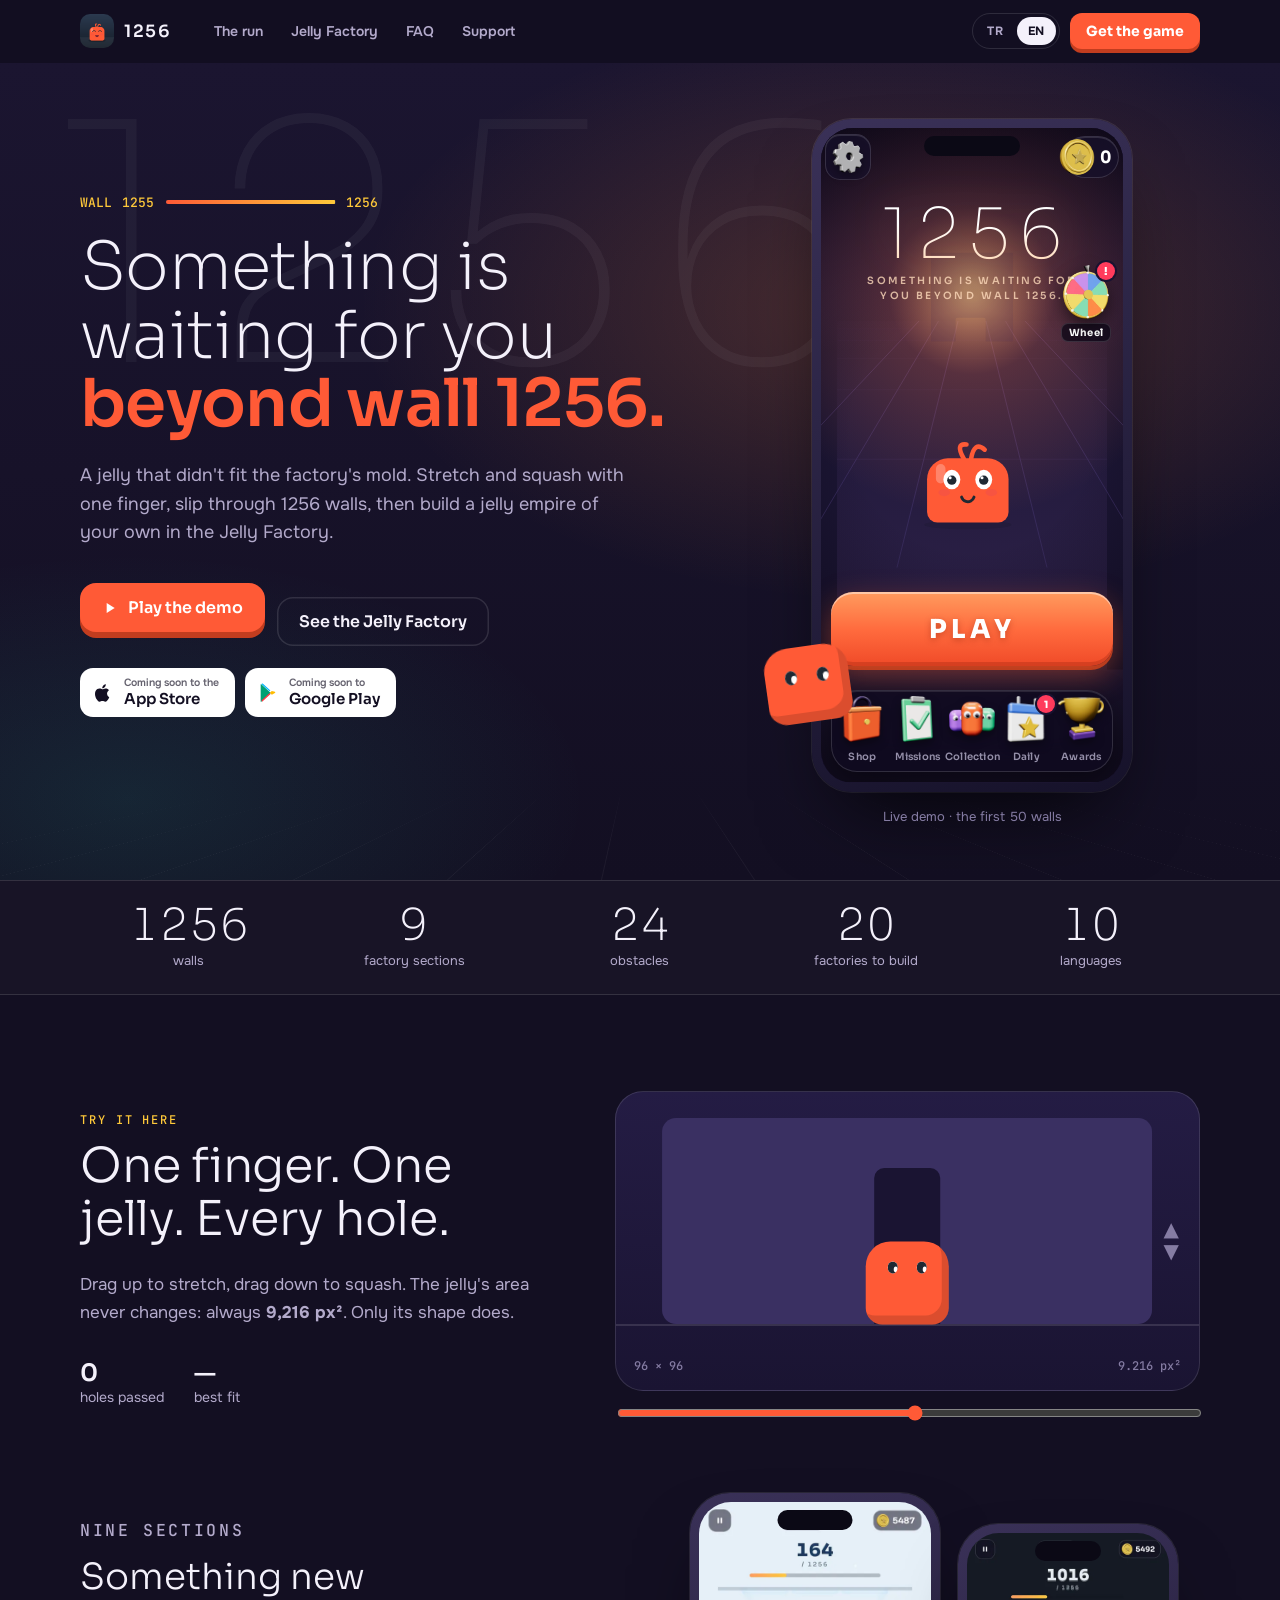
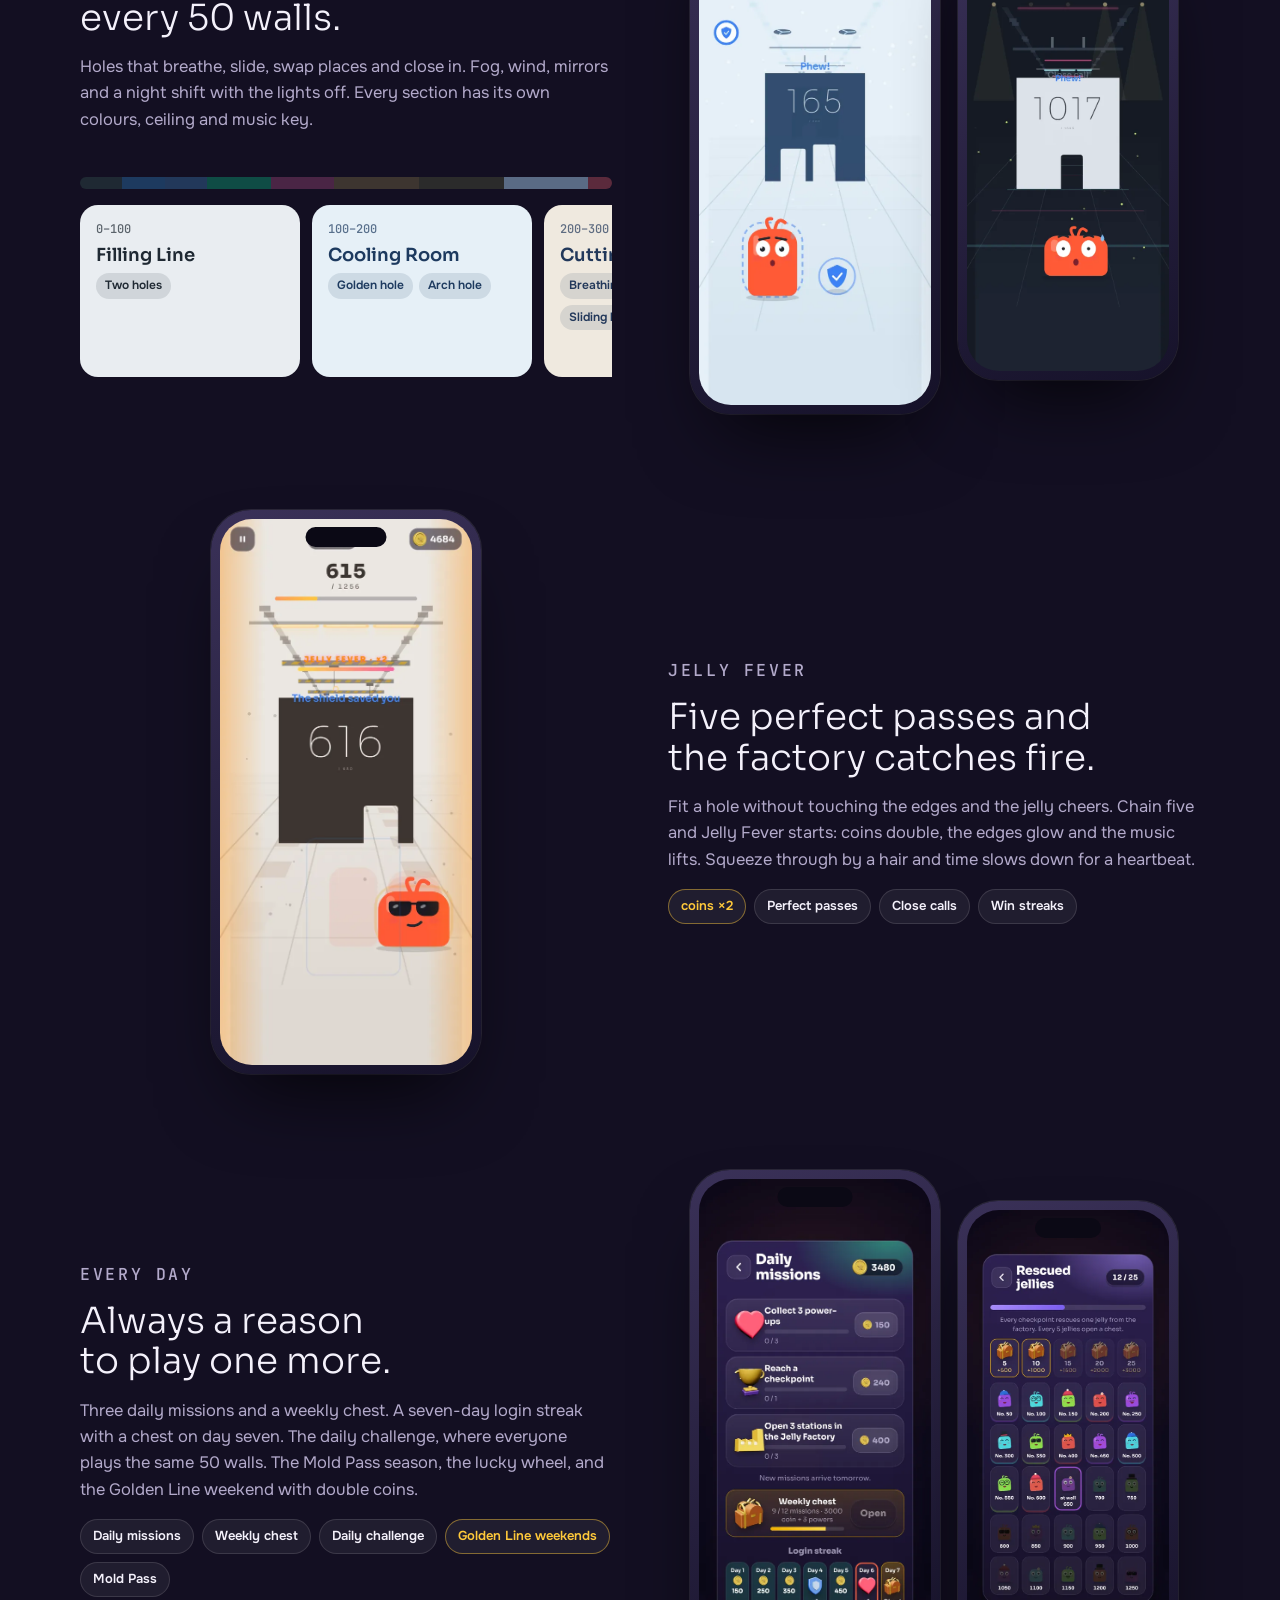
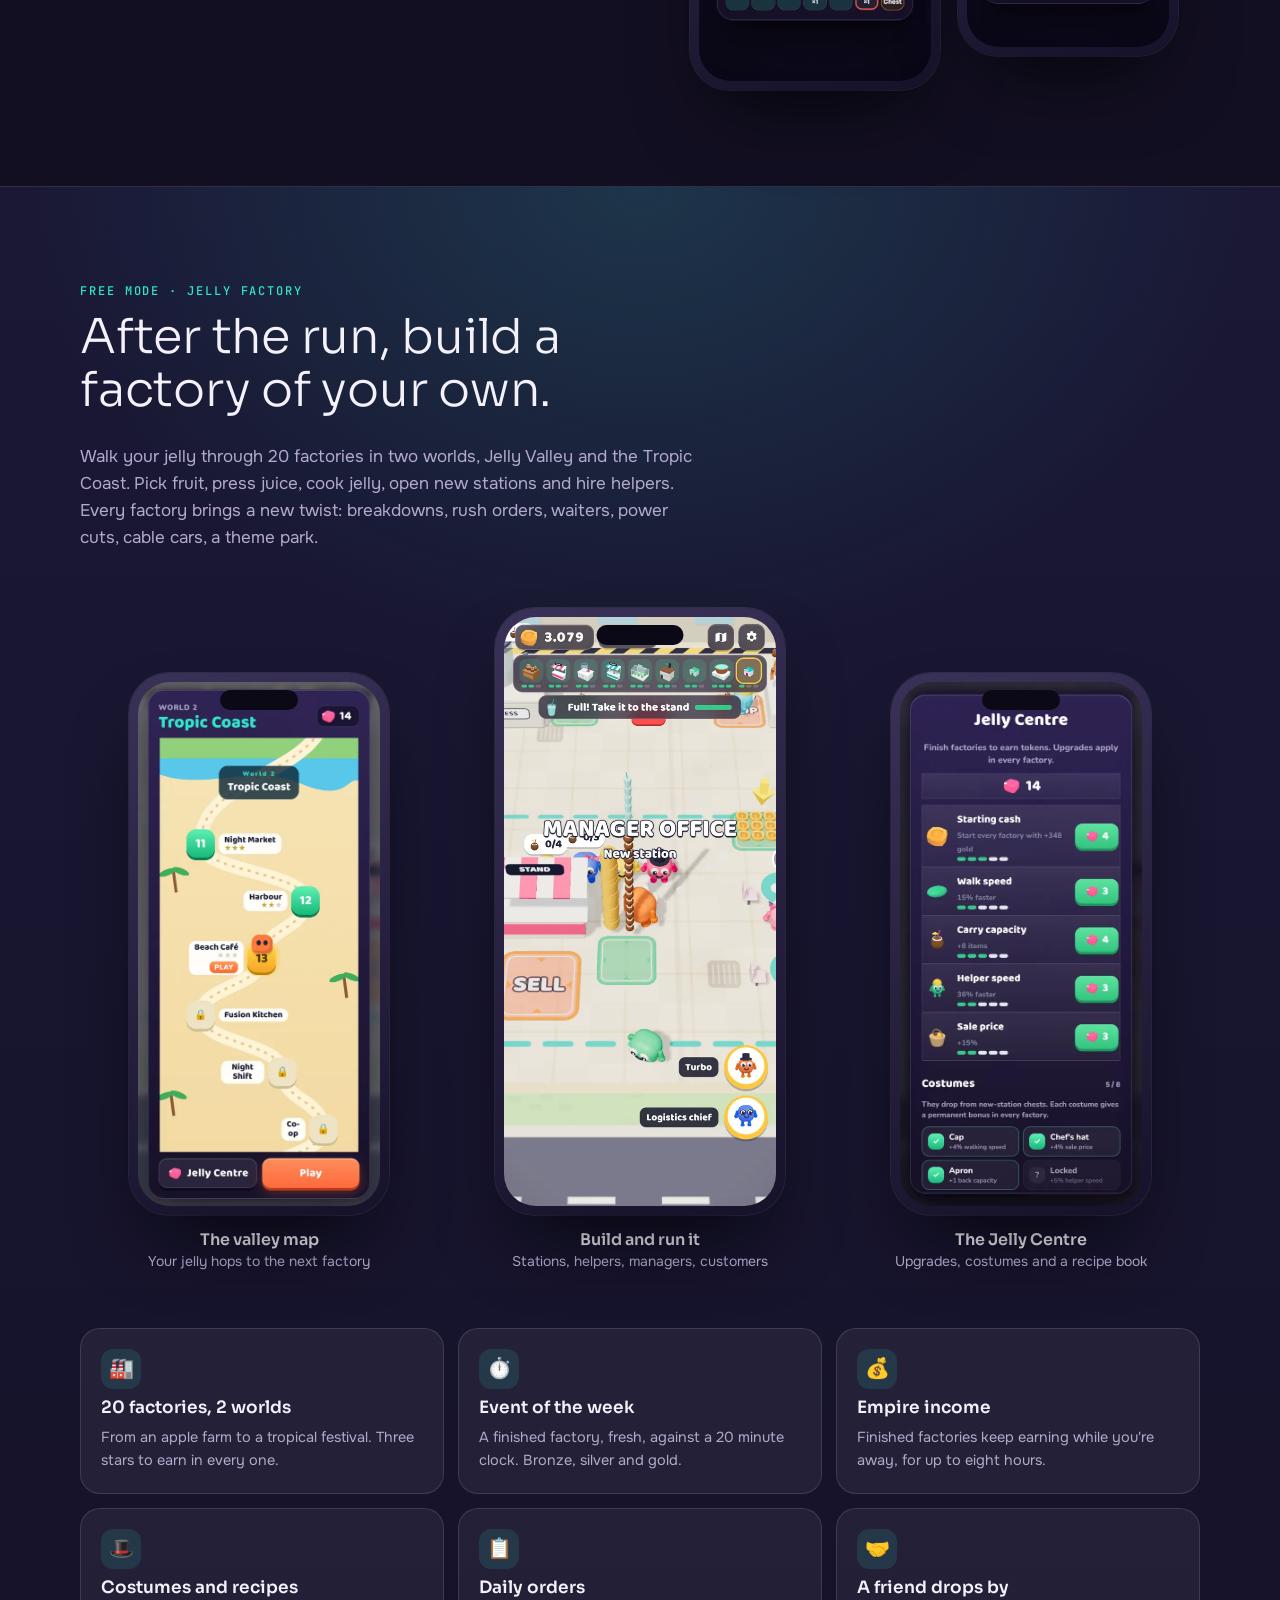
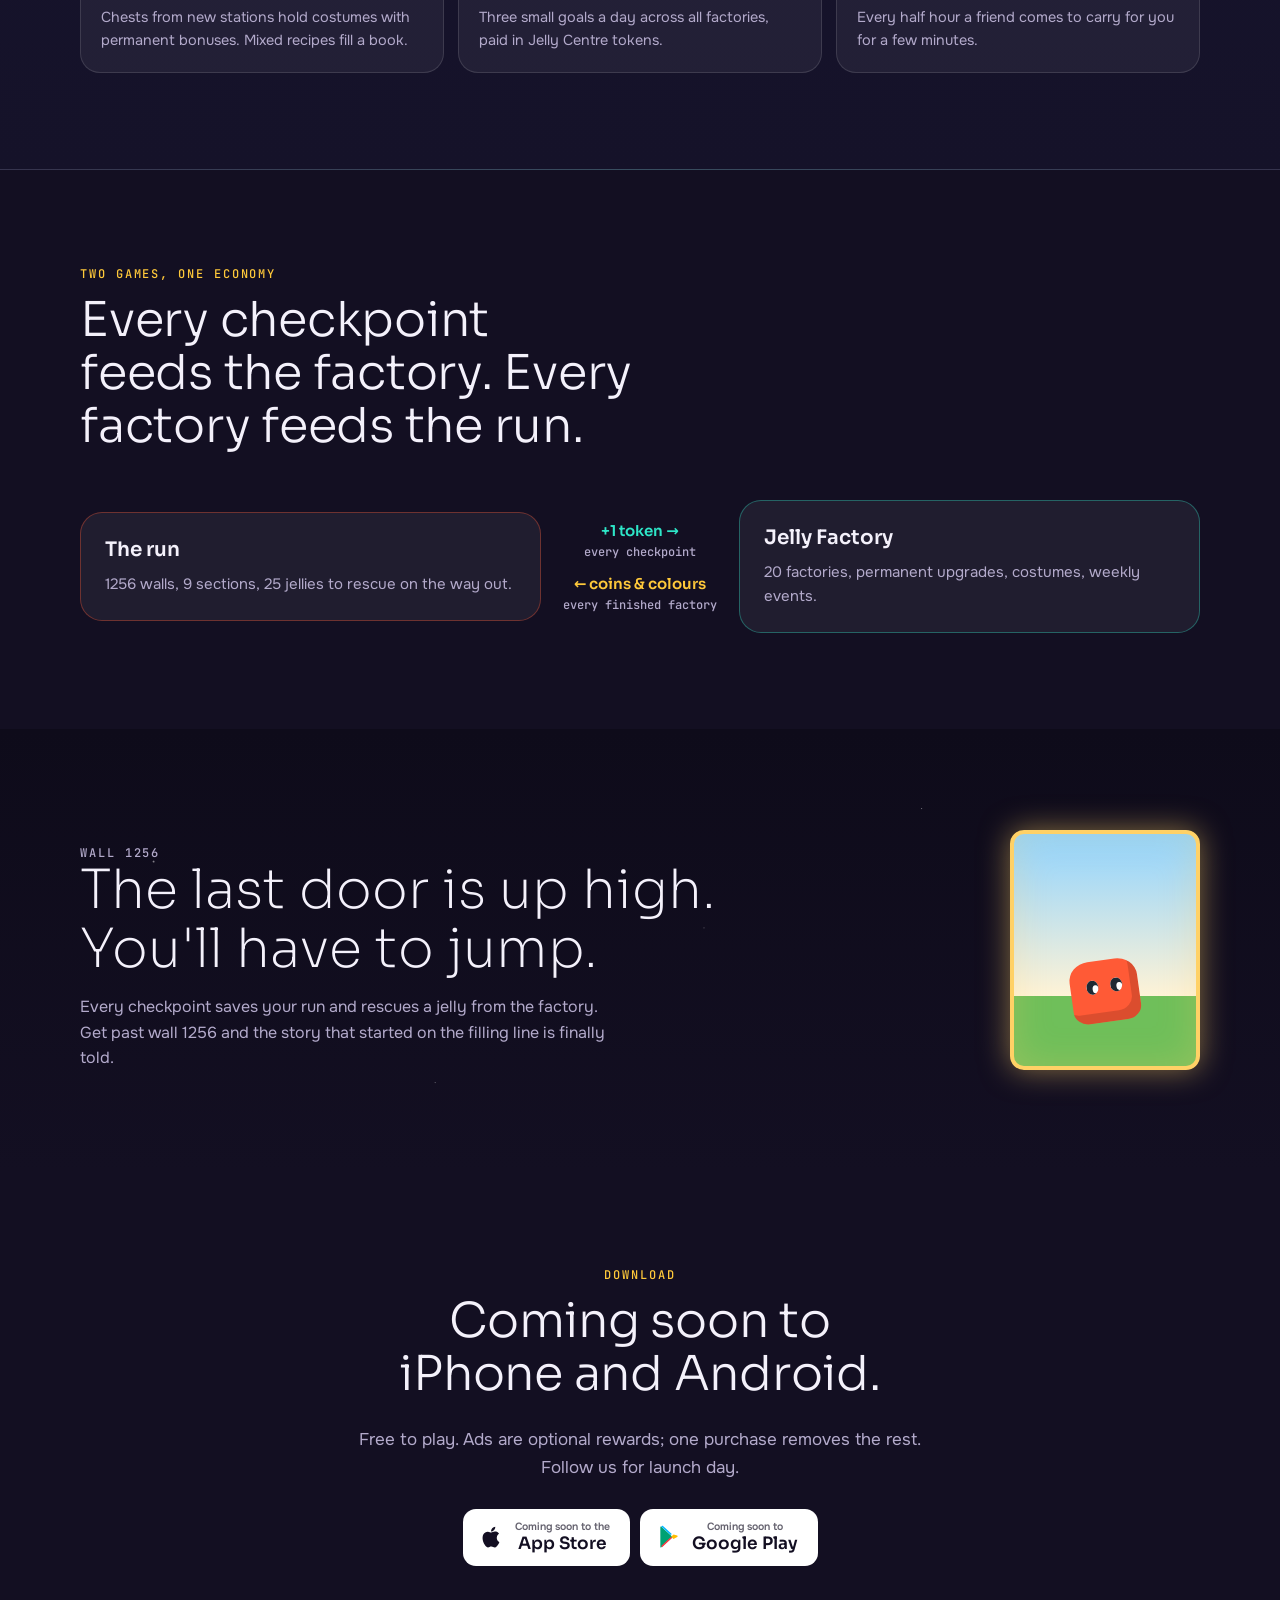
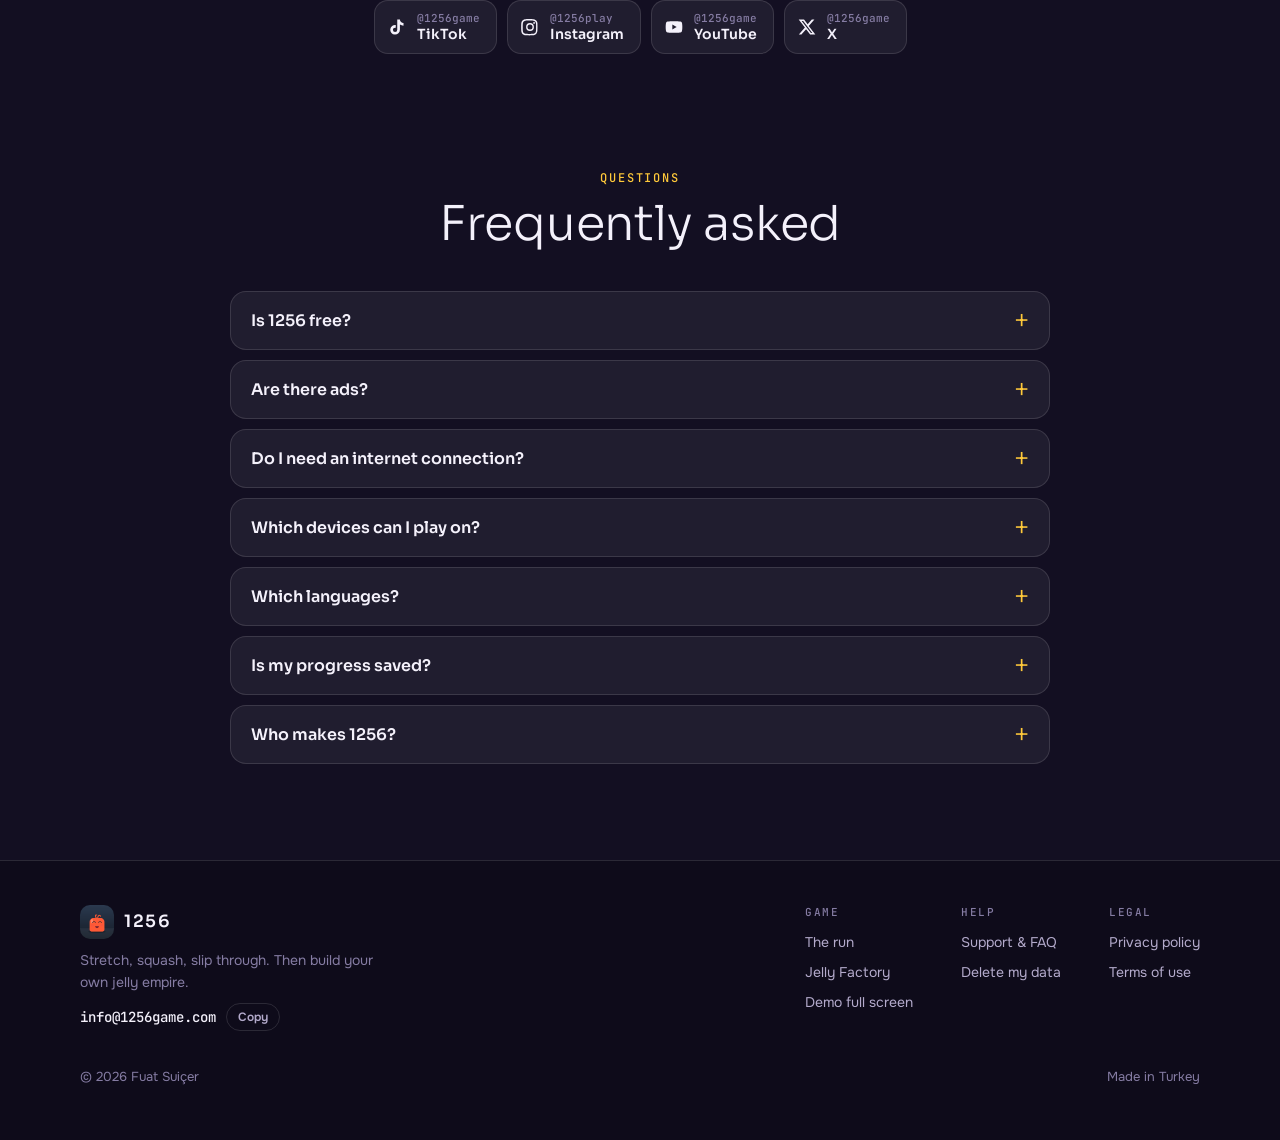
<file: index.html>
<!doctype html>
<html lang="tr">
<head>
<meta charset="utf-8">
<meta name="viewport" content="width=device-width, initial-scale=1, viewport-fit=cover">
<title>1256 · Jöle oyunu</title>
<meta name="description" content="1256: Tek parmakla şekil değiştir, deliğe sığ, fabrikadan kaç. Sonra Jöle Fabrikası'nda 20 fabrika kur. iPhone ve Android için.">
<meta property="og:title" content="1256">
<meta property="og:description" content="1256. duvarın ardında seni bir şey bekliyor. Tek parmakla oynanan jöle koşusu ve 20 fabrikalık Jöle Fabrikası.">
<meta property="og:image" content="https://1256game.com/og.png">
<meta property="og:url" content="https://1256game.com/">
<meta property="og:type" content="website">
<meta name="twitter:card" content="summary_large_image">
<meta name="theme-color" content="#1b1530">
<link rel="icon" href="favicon.png">
<link rel="apple-touch-icon" href="apple-touch-icon.png">
<link rel="preconnect" href="https://fonts.googleapis.com">
<link rel="preconnect" href="https://fonts.gstatic.com" crossorigin>
<link rel="stylesheet" href="https://fonts.googleapis.com/css2?family=Sora:wght@100;200;300;600;800&family=Onest:wght@400;500;600;700&family=JetBrains+Mono:wght@500&display=swap">
<script type="application/ld+json">{"@context":"https://schema.org","@type":"VideoGame","name":"1256","url":"https://1256game.com/","genre":["Casual","Arcade"],"gamePlatform":["iOS","Android"],"author":{"@type":"Person","name":"Fuat Suiçer"},"inLanguage":["tr","en","es","pt","de","fr","ru","ja","ko","zh"]}</script>
<style>
/* Layout: the page is the game's own dusk factory. Dark violet glass like the app's menus, one orange (the jelly),
   gold for rewards, teal for the Tropic Coast. Hero holds the live demo; then the run, the factory, the economy that ties them. */
:root{
  --night:#130f22; --dusk:#1b1530; --violet:#2a2050; --glass:rgba(255,255,255,.06); --edge:rgba(255,255,255,.12);
  --ink:#f4f1fb; --muted:#b3aacb; --dim:#857ca3;
  --jelly:#ff5a36; --jelly-deep:#c23d1f; --gold:#ffc93a; --mint:#3fe0a8; --teal:#2ee6c8; --pink:#ff5d8f;
  --display:"Sora",ui-sans-serif,system-ui,sans-serif; --body:"Onest","Segoe UI",system-ui,sans-serif; --mono:"JetBrains Mono",ui-monospace,Menlo,monospace;
  color-scheme:dark;
}
*{box-sizing:border-box}
html{scroll-behavior:smooth;overflow-x:clip}
body{margin:0;background:var(--night);color:var(--ink);font:16px/1.6 var(--body);-webkit-font-smoothing:antialiased;overflow-x:hidden}
a{color:inherit}
img{max-width:100%;display:block}
h1,h2,h3{font-family:var(--display);text-wrap:balance;margin:0}
p{margin:0}
.wrap{max-width:1160px;margin:0 auto;padding-left:max(20px,env(safe-area-inset-left,0px));padding-right:max(20px,env(safe-area-inset-right,0px))}
.eyebrow{font:500 12px var(--mono);letter-spacing:.16em;text-transform:uppercase;color:var(--gold)}
:focus-visible{outline:3px solid var(--gold);outline-offset:3px;border-radius:8px}
.vh{position:absolute;width:1px;height:1px;overflow:hidden;clip:rect(0 0 0 0)}

/* ---- header */
body::before{content:"";position:fixed;inset:0 0 auto;height:env(safe-area-inset-top,0px);z-index:31;background:var(--night)}
.top{position:sticky;top:env(safe-area-inset-top,0px);z-index:30;background:rgba(19,15,34,.78);backdrop-filter:blur(14px);-webkit-backdrop-filter:blur(14px);border-bottom:1px solid transparent;transition:border-color .3s}
.top.scrolled{border-bottom-color:var(--edge)}
.top .wrap{display:flex;align-items:center;gap:18px;padding-block:12px}
.brand{display:flex;align-items:center;gap:10px;text-decoration:none;font:600 17px var(--display);letter-spacing:.1em}
.brand img{width:34px;height:34px;border-radius:10px}
.nav{display:flex;gap:4px;margin-left:12px}
.nav a{text-decoration:none;font-size:14px;font-weight:600;color:var(--muted);padding:8px 12px;border-radius:10px}
.nav a:hover{color:var(--ink);background:var(--glass)}
.tright{margin-left:auto;display:flex;align-items:center;gap:10px}
.lang{display:flex;border:1px solid var(--edge);border-radius:999px;padding:3px;gap:2px}
.lang button{font:700 12px var(--body);letter-spacing:.06em;background:none;color:var(--muted);border:0;border-radius:999px;padding:6px 11px;cursor:pointer}
.lang button[aria-pressed="true"]{background:var(--ink);color:var(--night)}
.getbtn{text-decoration:none;font:700 14px var(--display);background:var(--jelly);color:#fff;padding:9px 16px;border-radius:12px;box-shadow:0 4px 0 var(--jelly-deep);white-space:nowrap}
.prog{position:absolute;left:0;bottom:-1px;height:2px;width:100%;transform-origin:0 50%;transform:scaleX(0);background:linear-gradient(90deg,var(--jelly),var(--gold))}
@media (max-width:860px){.nav{display:none}}
@media (max-width:420px){.getbtn{display:none}}

/* ---- hero */
.hero{position:relative;overflow:hidden;background:radial-gradient(ellipse 70% 60% at 70% 30%,rgba(255,138,61,.22),transparent 60%),radial-gradient(ellipse 60% 50% at 10% 90%,rgba(46,230,200,.10),transparent 60%),linear-gradient(180deg,var(--dusk),var(--night))}
.hero .wrap{display:grid;grid-template-columns:minmax(0,1.15fr) minmax(0,.85fr);gap:48px;align-items:center;padding-block:56px 88px;position:relative}
.ghost{position:absolute;left:-.03em;top:20px;font:100 clamp(140px,26vw,360px)/1 var(--display);letter-spacing:.06em;color:#fff;opacity:.045;pointer-events:none;user-select:none}
.floor{position:absolute;left:50%;bottom:0;width:150vw;height:42%;pointer-events:none;opacity:.6;background:repeating-linear-gradient(90deg,transparent 0 calc(8% - 1px),rgba(255,255,255,.07) calc(8% - 1px) 8%);-webkit-mask:linear-gradient(transparent,#000 80%);mask:linear-gradient(transparent,#000 80%);transform:translateX(-50%) perspective(300px) rotateX(60deg);transform-origin:50% 100%}
.hcopy{position:relative;display:flex;flex-direction:column;gap:22px;min-width:0}
.counter{font:500 13px var(--mono);color:var(--gold);display:flex;align-items:center;gap:10px}
.counter b{min-width:4.2ch;font-weight:500;font-variant-numeric:tabular-nums}
.counter i{flex:0 1 170px;height:4px;border-radius:2px;background:rgba(255,255,255,.12);overflow:hidden}
.counter i u{display:block;height:100%;width:0;background:linear-gradient(90deg,var(--jelly),var(--gold))}
.hero h1{font-weight:200;font-size:clamp(38px,5.6vw,66px);line-height:1.04;letter-spacing:-.01em}
.hero h1 strong{font-weight:600;color:var(--jelly)}
.lede{font-size:18px;color:var(--muted);max-width:46ch}
.cta{display:flex;flex-wrap:wrap;gap:12px;align-items:center}
.btn{display:inline-flex;align-items:center;gap:10px;font:600 16px var(--display);text-decoration:none;border-radius:16px;padding:14px 22px;border:0;cursor:pointer}
.btn.main{background:var(--jelly);color:#fff;box-shadow:0 6px 0 var(--jelly-deep);transition:transform .12s,box-shadow .12s}
.btn.main:hover{transform:translateY(-2px);box-shadow:0 8px 0 var(--jelly-deep)}
.btn.main:active{transform:translateY(4px);box-shadow:0 2px 0 var(--jelly-deep)}
.btn.line{color:var(--ink);box-shadow:inset 0 0 0 1.5px var(--edge)}
.btn.line:hover{box-shadow:inset 0 0 0 1.5px var(--ink)}
.stores{display:flex;flex-wrap:wrap;gap:10px;align-items:center}
.store{display:flex;align-items:center;gap:10px;padding:9px 16px 9px 12px;border-radius:13px;background:#fff;color:#130f22;text-decoration:none;min-width:0}
.store svg{width:22px;height:22px;flex:none}
.store span{display:flex;flex-direction:column;line-height:1.15}
.store small{font-size:10.5px;opacity:.65;font-weight:600}
.store strong{font:600 15px var(--display)}
.store[aria-disabled="true"]{cursor:default}
.soon{font:500 11px var(--mono);letter-spacing:.08em;color:var(--gold);padding:4px 9px;border-radius:999px;border:1px solid rgba(255,201,58,.4)}

/* phone frames */
.phone{position:relative;border-radius:40px;padding:9px;background:linear-gradient(160deg,#3a3158,#16122a);box-shadow:0 40px 80px -30px rgba(0,0,0,.8),0 0 0 1px rgba(255,255,255,.1)}
.phone>img,.phone>iframe{display:block;width:100%;height:auto;aspect-ratio:9/19.5;border:0;border-radius:32px;background:#1b1530;object-fit:cover}
.phone::after{content:"";position:absolute;top:17px;left:50%;width:30%;height:20px;transform:translateX(-50%);border-radius:12px;background:#0b0915}
.stage{position:relative;justify-self:center;width:min(320px,78vw)}
.stage .blob{position:absolute;left:-46px;bottom:70px;z-index:2}
.stage .tag{position:absolute;left:50%;bottom:-36px;transform:translateX(-50%);white-space:nowrap;font-size:13px;color:var(--dim)}
.blob{width:84px;height:76px;border-radius:30% 30% 22% 22%;background:var(--jelly);box-shadow:inset -8px -10px 0 rgba(0,0,0,.14);transform:rotate(-8deg)}
.blob::before,.blob::after{content:"";position:absolute;top:30%;width:12px;height:14px;border-radius:50%;background:#fff;box-shadow:inset 3px 2px 0 3px #1f2933}
.blob::before{left:24%}.blob::after{right:24%}
@media (prefers-reduced-motion:no-preference){.stage .blob{animation:hop 2.8s ease-in-out infinite}@keyframes hop{0%,100%{transform:rotate(-8deg) translateY(0)}45%{transform:rotate(-4deg) translateY(-22px) scaleY(1.06)}55%{transform:rotate(-8deg) translateY(0) scaleY(.9)}}}
@media (max-width:860px){.hero .wrap{grid-template-columns:1fr;padding-block:36px 80px}.stage{width:min(290px,76vw)}.stage .blob{left:-24px}}

/* stats */
.stats{border-block:1px solid var(--edge);background:rgba(255,255,255,.02)}
.stats .wrap{display:grid;grid-template-columns:repeat(5,1fr);gap:8px}
.stat{padding:22px 4px;text-align:center}
.stat b{display:block;font:200 clamp(30px,4vw,44px)/1 var(--display);font-variant-numeric:tabular-nums}
.stat span{font-size:13px;color:var(--muted)}
@media (max-width:620px){.stats .wrap{grid-template-columns:repeat(2,1fr)}.stat:last-child{grid-column:1/-1}}

/* sections */
.band{padding-block:96px}
.band h2{font-weight:300;font-size:clamp(30px,4.2vw,48px);line-height:1.1;letter-spacing:-.005em}
.band .sub{color:var(--muted);font-size:17px;max-width:56ch;margin-top:14px}
.head{display:flex;flex-direction:column;gap:12px;max-width:760px}
.rv{opacity:1}
@media (prefers-reduced-motion:no-preference){.js .rv{opacity:0;transform:translateY(18px);transition:opacity .7s,transform .7s cubic-bezier(.2,.8,.2,1)}.js .rv.in{opacity:1;transform:none}}

/* the lab: fit it yourself */
.fit{display:grid;grid-template-columns:minmax(0,.9fr) minmax(0,1.1fr);gap:56px;align-items:center}
.lab{position:relative;height:300px;border-radius:28px;background:linear-gradient(180deg,#241c44,#1a1432);border:1px solid var(--edge);overflow:hidden;touch-action:none;cursor:ns-resize;user-select:none}
.lab .wall{position:absolute;left:50%;top:26px;transform:translateX(-50%);width:84%;height:206px;border-radius:14px;background:#3a3062;transition:transform .55s cubic-bezier(.3,1.3,.5,1),opacity .4s}
.lab .hole{position:absolute;left:50%;bottom:0;transform:translateX(-50%);background:#1a1432;border-radius:10px 10px 0 0;transition:width .4s,height .4s,background .2s}
.lab.ok .hole{background:rgba(63,224,168,.22)}
.lab.go .wall{transform:translateX(-50%) scale(1.9);opacity:0}
.lab .gnd{position:absolute;left:0;right:0;top:232px;height:2px;background:var(--edge)}
.lab .j{position:absolute;left:50%;top:232px;transform:translate(-50%,-100%);background:var(--jelly);border-radius:30% 30% 20% 20%;box-shadow:inset -7px -9px 0 rgba(0,0,0,.14)}
.lab .j::before,.lab .j::after{content:"";position:absolute;top:24%;width:10px;height:12px;border-radius:50%;background:#fff;box-shadow:inset 3px 2px 0 3px #1f2933}
.lab .j::before{left:26%}.lab .j::after{right:26%}
.lab .hud{position:absolute;left:18px;right:18px;bottom:16px;display:flex;justify-content:space-between;font:500 12px var(--mono);color:var(--dim)}
.lab .say{position:absolute;left:50%;top:44%;transform:translate(-50%,-50%) scale(.6);font:800 44px var(--display);color:var(--mint);opacity:0;pointer-events:none;transition:transform .35s cubic-bezier(.2,1.6,.4,1),opacity .25s;white-space:nowrap}
.lab.go .say{opacity:1;transform:translate(-50%,-50%) scale(1)}
.lab .hint{position:absolute;right:20px;top:50%;transform:translateY(-50%);color:var(--dim);font-size:20px;line-height:1.1;text-align:center;transition:opacity .4s}
.lab.touched .hint{opacity:0}
.score{display:flex;gap:30px;margin-top:22px;font-size:14px;color:var(--muted)}
.score b{font:600 24px var(--display);color:var(--ink);display:block;line-height:1.1}
.range{width:100%;margin-top:14px;accent-color:var(--jelly)}
@media (max-width:860px){.fit{grid-template-columns:1fr;gap:28px}}

/* feature rows */
.rows{display:flex;flex-direction:column;gap:96px;margin-top:64px}
.row{display:grid;grid-template-columns:minmax(0,1fr) minmax(0,1fr);gap:56px;align-items:center}
.row.flip .rtext{order:2}
.rtext{display:flex;flex-direction:column;gap:16px;min-width:0}
.rtext h3{font-weight:300;font-size:clamp(26px,3.2vw,36px);line-height:1.12}
.rtext p{color:var(--muted);font-size:16.5px;max-width:48ch}
.chips{display:flex;flex-wrap:wrap;gap:8px}
.chip{font-size:13px;font-weight:600;padding:6px 12px;border-radius:999px;background:var(--glass);border:1px solid var(--edge);color:var(--ink)}
.chip.g{border-color:rgba(255,201,58,.45);color:var(--gold)}
.duo{display:flex;justify-content:center;gap:18px;align-items:flex-end}
.duo .phone{width:min(250px,42vw)}
.duo .phone:nth-child(2){width:min(220px,37vw);margin-bottom:34px}
.single .phone{width:min(270px,70vw);margin-inline:auto}
@media (max-width:860px){.row{grid-template-columns:1fr;gap:34px}.row.flip .rtext{order:0}.rows{gap:72px}}

/* sections rail */
.line{margin-top:28px}
.rail{display:flex;height:12px;border-radius:6px;overflow:hidden}
.rail span{display:block;height:100%}
.secs{display:flex;gap:12px;overflow-x:auto;scroll-snap-type:x mandatory;padding:16px 2px 10px;scrollbar-width:thin}
.sec{flex:0 0 min(220px,70vw);scroll-snap-align:start;border-radius:18px;padding:16px;display:flex;flex-direction:column;gap:8px;background:var(--sb);color:var(--sc)}
.sec .rng{font:500 12px var(--mono);opacity:.7}
.sec h3{font-weight:600;font-size:18px}
.sec ul{list-style:none;margin:0;padding:0;display:flex;flex-wrap:wrap;gap:6px}
.sec li{font-size:12px;font-weight:600;padding:3px 9px;border-radius:999px;background:color-mix(in srgb,var(--sc) 12%,transparent)}

/* factory */
.factory{background:radial-gradient(ellipse 80% 50% at 50% 0%,rgba(46,230,200,.14),transparent 60%),linear-gradient(180deg,#1a1835,#151229);border-block:1px solid var(--edge)}
.factory .eyebrow{color:var(--teal)}
.trio{display:grid;grid-template-columns:repeat(3,minmax(0,1fr));gap:22px;margin-top:56px;align-items:end}
.trio figure{margin:0;display:flex;flex-direction:column;gap:14px}
.trio .phone{width:min(260px,100%);margin-inline:auto}
.trio figure:nth-child(2) .phone{width:min(290px,100%)}
.trio figcaption{text-align:center;font-size:14px;color:var(--muted)}
.trio figcaption b{display:block;font:600 16px var(--display);color:var(--ink)}
@media (max-width:860px){.trio{grid-template-columns:1fr;gap:40px}.trio .phone,.trio figure:nth-child(2) .phone{width:min(270px,72vw)}}
.cards{display:grid;grid-template-columns:repeat(3,minmax(0,1fr));gap:14px;margin-top:56px}
.card{padding:20px;border-radius:20px;background:var(--glass);border:1px solid var(--edge);display:flex;flex-direction:column;gap:8px;min-width:0}
.card i{font-style:normal;width:40px;height:40px;border-radius:12px;display:grid;place-items:center;font-size:20px;background:rgba(46,230,200,.12)}
.card h3{font:600 17px var(--display)}
.card p{font-size:14.5px;color:var(--muted)}
@media (max-width:860px){.cards{grid-template-columns:1fr 1fr}}
@media (max-width:540px){.cards{grid-template-columns:1fr}}

/* economy */
.econ{display:grid;grid-template-columns:minmax(0,1fr) auto minmax(0,1fr);gap:22px;align-items:center;margin-top:48px}
.econ .side{padding:24px;border-radius:22px;background:var(--glass);border:1px solid var(--edge);display:flex;flex-direction:column;gap:10px}
.econ .side h3{font:600 20px var(--display)}
.econ .side p{color:var(--muted);font-size:15px}
.econ .side.r{border-color:rgba(46,230,200,.35)}
.econ .side.l{border-color:rgba(255,90,54,.35)}
.arrows{display:flex;flex-direction:column;gap:14px;font:500 12px var(--mono);color:var(--muted);text-align:center}
.arrows span{display:flex;flex-direction:column;gap:4px;align-items:center}
.arrows b{font:600 15px var(--display);color:var(--ink)}
.arrows .a1 b{color:var(--teal)}.arrows .a2 b{color:var(--gold)}
@media (max-width:760px){.econ{grid-template-columns:1fr}.arrows{flex-direction:row;justify-content:center;gap:28px}}

/* the door */
.door{position:relative;background:linear-gradient(180deg,#0e0b1a,#130f22);padding-block:100px;overflow:hidden}
.door .wrap{display:grid;grid-template-columns:minmax(0,1fr) auto;gap:56px;align-items:center}
.door h2{font-weight:200;font-size:clamp(30px,4.6vw,54px);line-height:1.08}
.door p{color:var(--muted);max-width:48ch;margin-top:16px}
.portal{position:relative;width:190px;height:240px;border-radius:14px;border:4px solid #ffd166;box-shadow:0 0 30px rgba(255,209,102,.5),inset 0 0 36px rgba(255,209,102,.25);background:linear-gradient(180deg,#8fd3ff,#fff3d6 70%,#6fbf5a 70%)}
.portal .blob{position:absolute;left:50%;bottom:44px;width:68px;height:62px;margin-left:-34px}
.stars{position:absolute;inset:0;pointer-events:none;background-image:radial-gradient(1.5px 1.5px at 12% 30%,#fff8,transparent),radial-gradient(1px 1px at 72% 18%,#fff6,transparent),radial-gradient(1.5px 1.5px at 86% 70%,#fff5,transparent),radial-gradient(1px 1px at 34% 80%,#fff5,transparent),radial-gradient(1px 1px at 55% 45%,#fff4,transparent),radial-gradient(1px 1px at 92% 38%,#fff5,transparent)}
@media (prefers-reduced-motion:no-preference){.portal{animation:glow 2.6s ease-in-out infinite}@keyframes glow{50%{box-shadow:0 0 52px rgba(255,209,102,.8),inset 0 0 46px rgba(255,209,102,.35)}}}
@media (max-width:760px){.door .wrap{grid-template-columns:1fr}.portal{justify-self:center}}

/* download */
.get{text-align:center}
.get .head{margin-inline:auto;align-items:center}
.get .stores{justify-content:center;margin-top:28px}
.get .store{padding:12px 20px 12px 16px}.get .store svg{width:26px;height:26px}.get .store strong{font-size:17px}
.socials{display:flex;flex-wrap:wrap;justify-content:center;gap:10px;margin-top:34px}
.soc{display:flex;align-items:center;gap:10px;padding:10px 16px 10px 12px;border-radius:14px;text-decoration:none;background:var(--glass);border:1px solid var(--edge);transition:transform .15s,border-color .15s}
.soc:hover{transform:translateY(-3px);border-color:var(--ink)}
.soc svg{width:20px;height:20px;flex:none}
.soc span{display:flex;flex-direction:column;line-height:1.15;text-align:left}
.soc small{font:500 11px var(--mono);color:var(--dim)}
.soc strong{font:600 14px var(--display)}

/* faq */
.faq{max-width:820px;margin:40px auto 0;display:flex;flex-direction:column;gap:10px}
.faq details{border-radius:16px;background:var(--glass);border:1px solid var(--edge)}
.faq summary{list-style:none;cursor:pointer;padding:18px 52px 18px 20px;font:600 16px var(--display);position:relative}
.faq summary::-webkit-details-marker{display:none}
.faq summary::after{content:"+";position:absolute;right:20px;top:50%;transform:translateY(-50%);font:300 26px var(--display);color:var(--gold);transition:transform .2s}
.faq details[open] summary::after{transform:translateY(-50%) rotate(45deg)}
.faq details p{padding:0 20px 18px;color:var(--muted);font-size:15px}
.faq details p a{color:var(--gold)}

/* footer */
footer{padding-block:44px 52px;border-top:1px solid var(--edge);background:#0e0b1a}
.foot{display:flex;flex-wrap:wrap;justify-content:space-between;gap:24px 40px;align-items:flex-start}
.fbrand{display:flex;flex-direction:column;gap:10px;max-width:320px}
.fbrand p{font-size:14px;color:var(--dim)}
.mail{display:flex;align-items:center;gap:10px;flex-wrap:wrap}
.mail code{font:500 14px var(--mono);user-select:all}
.mail button{font:600 12px var(--body);border:1px solid var(--edge);background:none;color:var(--muted);border-radius:999px;padding:5px 11px;cursor:pointer}
.fcols{display:flex;gap:48px;flex-wrap:wrap}
.fcols div{display:flex;flex-direction:column;gap:8px;font-size:14px}
.fcols b{font:500 11px var(--mono);letter-spacing:.14em;text-transform:uppercase;color:var(--dim);margin-bottom:4px}
.fcols a{text-decoration:none;color:var(--muted)}
.fcols a:hover{color:var(--ink)}
.legal{display:flex;flex-wrap:wrap;justify-content:space-between;gap:10px;margin-top:36px;font-size:13px;color:var(--dim)}
</style>
</head>
<body>
<header class="top" id="top">
  <div class="wrap">
    <a class="brand" href="#" aria-label="1256"><img src="icon-256.png" alt="" width="34" height="34">1256</a>
    <nav class="nav" aria-label="Bölümler">
      <a href="#oyun" data-en="The run">Koşu</a>
      <a href="#fabrika" data-en="Jelly Factory">Jöle Fabrikası</a>
      <a href="#sss" data-en="FAQ">SSS</a>
      <a href="destek.html" data-en="Support">Destek</a>
    </nav>
    <div class="tright">
      <div class="lang" role="group" aria-label="Dil / Language">
        <button type="button" id="lang-tr" aria-pressed="true">TR</button>
        <button type="button" id="lang-en" aria-pressed="false">EN</button>
      </div>
      <a class="getbtn" href="#indir" data-en="Get the game">Oyunu indir</a>
    </div>
  </div>
  <i class="prog" id="prog"></i>
</header>

<main>
<section class="hero">
  <div class="floor" aria-hidden="true"></div>
  <div class="wrap">
    <div class="ghost" aria-hidden="true">1256</div>
    <div class="hcopy">
      <div class="counter" aria-hidden="true"><span data-en="WALL">DUVAR</span> <b id="cnt">0001</b><i><u id="bar"></u></i> 1256</div>
      <h1 data-en-html="Something is waiting for you <strong>beyond wall 1256.</strong>"><strong>1256. duvarın</strong> ardında seni bir şey bekliyor.</h1>
      <p class="lede" data-en="A jelly that didn't fit the factory's mold. Stretch and squash with one finger, slip through 1256 walls, then build a jelly empire of your own in the Jelly Factory.">Fabrikanın kalıbına sığmayan bir jöle. Tek parmakla uza, basıl, 1256 duvardan geç. Sonra Jöle Fabrikası'nda kendi jöle imparatorluğunu kur.</p>
      <div class="cta">
        <a class="btn main" href="#demo" id="playcta"><svg width="16" height="16" viewBox="0 0 24 24" aria-hidden="true"><path fill="currentColor" d="M7 4.5v15l12-7.5z"/></svg><span data-en="Play the demo">Demoyu oyna</span></a>
        <a class="btn line" href="#fabrika" data-en="See the Jelly Factory">Jöle Fabrikası'nı gör</a>
      </div>
      <div class="stores">
        <a class="store" href="#indir" aria-disabled="true"><svg viewBox="0 0 24 24" aria-hidden="true"><path fill="currentColor" d="M16.4 12.6c0-2.4 2-3.6 2.1-3.7-1.1-1.7-2.9-1.9-3.5-1.9-1.5-.2-2.9.9-3.7.9-.8 0-1.9-.9-3.2-.8-1.6 0-3.1 1-4 2.4-1.7 3-.4 7.3 1.2 9.7.8 1.2 1.7 2.5 3 2.4 1.2-.1 1.7-.8 3.1-.8s1.9.8 3.2.8c1.3 0 2.1-1.2 2.9-2.4.9-1.3 1.3-2.6 1.3-2.7-.1 0-2.4-.9-2.4-3.9zM14 5.5c.7-.8 1.1-1.9 1-3-1 0-2.1.7-2.8 1.5-.6.7-1.2 1.8-1 2.9 1 .1 2.1-.6 2.8-1.4z"/></svg><span><small data-en="Coming soon to the">Çok yakında</small><strong>App Store</strong></span></a>
        <a class="store" href="#indir" aria-disabled="true"><svg viewBox="0 0 24 24" aria-hidden="true"><path fill="#00a173" d="M4 2.8v18.4c0 .4.4.6.7.4l10.1-9.2c.2-.2.2-.6 0-.8L4.7 2.4c-.3-.2-.7 0-.7.4z"/><path fill="#ffbc00" d="m16.2 9.7-2.3 2.1 2.3 2.1 3.3-1.9c.6-.3.6-1.1 0-1.4z"/><path fill="#ff3a44" d="M5.6 21.5 14.8 13l-1-.9-9 8.2c.2.4.6.7.8 1.2z"/><path fill="#00b5ff" d="m6.2 1.6 8.4 7.7-1 .9L4.8 2.3c.3-.5.8-.8 1.4-.7z"/></svg><span><small data-en="Coming soon to">Çok yakında</small><strong>Google Play</strong></span></a>
      </div>
    </div>
    <div class="stage" id="demo">
      <div class="phone"><iframe id="demoframe" src="demo/?lang=tr" title="1256 demo" loading="lazy" allow="autoplay"></iframe></div>
      <div class="blob" aria-hidden="true"></div>
      <span class="tag" data-en="Live demo · the first 50 walls">Canlı demo · ilk 50 duvar</span>
    </div>
  </div>
</section>

<section class="stats" aria-label="Rakamlarla 1256">
  <div class="wrap">
    <div class="stat"><b>1256</b><span data-en="walls">duvar</span></div>
    <div class="stat"><b>9</b><span data-en="factory sections">fabrika bölümü</span></div>
    <div class="stat"><b>24</b><span data-en="obstacles">engel</span></div>
    <div class="stat"><b>20</b><span data-en="factories to build">kurulacak fabrika</span></div>
    <div class="stat"><b>10</b><span data-en="languages">dil</span></div>
  </div>
</section>

<section class="band" id="oyun">
  <div class="wrap fit">
    <div class="rv head">
      <p class="eyebrow" data-en="Try it here">Burada dene</p>
      <h2 data-en="One finger. One jelly. Every hole.">Tek parmak. Tek jöle. Her delik.</h2>
      <p class="sub" data-en-html="Drag up to stretch, drag down to squash. The jelly's area never changes: always <b>9,216 px²</b>. Only its shape does.">Yukarı sürükle uzasın, aşağı sürükle basılsın. Jölenin alanı hiç değişmez: hep <b>9.216 px²</b>. Değişen sadece şekli.</p>
      <div class="score"><span><b id="fits">0</b><span data-en="holes passed">delik geçildi</span></span><span><b id="best">—</b><span data-en="best fit">en iyi uyum</span></span></div>
    </div>
    <div class="rv">
      <div class="lab" id="lab" aria-label="Mini oyun">
        <div class="wall"><div class="hole" id="lhole"></div></div>
        <div class="gnd"></div>
        <div class="j" id="lj"></div>
        <div class="say" id="lsay">Tam!</div>
        <div class="hint" aria-hidden="true">▲<br>▼</div>
        <div class="hud"><span id="ldim">96 × 96</span><span>9.216 px²</span></div>
      </div>
      <label class="vh" for="lrange" data-en="Jelly shape">Jöle şekli</label>
      <input class="range" id="lrange" type="range" min="0" max="1000" value="500">
    </div>
  </div>

  <div class="wrap rows">
    <div class="row rv">
      <div class="rtext">
        <p class="eyebrow" data-en="Nine sections">Dokuz bölüm</p>
        <h3 data-en="Something new every 50 walls.">Her 50 duvarda yeni bir şey.</h3>
        <p data-en="Holes that breathe, slide, swap places and close in. Fog, wind, mirrors and a night shift with the lights off. Every section has its own colours, ceiling and music key.">Nefes alan, kayan, yer değiştiren, daralan delikler. Sis, rüzgâr, ayna ve ışıkların söndüğü bir gece vardiyası. Her bölümün kendi rengi, tavanı ve müziği var.</p>
        <div class="line"><div class="rail" id="rail" aria-hidden="true"></div><div class="secs" id="secs"></div></div>
      </div>
      <div class="duo">
        <div class="phone"><img data-shot="run_cool" src="img/tr_run_cool.webp" alt="Soğutma Odası'nda bir duvar" loading="lazy" width="540" height="1169"></div>
        <div class="phone"><img data-shot="run_night" src="img/tr_run_night.webp" alt="Gece Vardiyası'nda bir duvar" loading="lazy" width="540" height="1169"></div>
      </div>
    </div>

    <div class="row flip rv">
      <div class="rtext">
        <p class="eyebrow" data-en="Jelly Fever">Jöle Ateşi</p>
        <h3 data-en="Five perfect passes and the factory catches fire.">Beş mükemmel geçiş ve fabrika alev alır.</h3>
        <p data-en="Fit a hole without touching the edges and the jelly cheers. Chain five and Jelly Fever starts: coins double, the edges glow and the music lifts. Squeeze through by a hair and time slows down for a heartbeat.">Deliğe kenarlara değmeden girersen jöle sevinir. Beşini art arda yaparsan Jöle Ateşi başlar: coinler iki katına çıkar, kenarlar parlar, müzik yükselir. Kıl payı geçersen zaman bir an yavaşlar.</p>
        <div class="chips"><span class="chip g" data-en="coins ×2">coin ×2</span><span class="chip" data-en="Perfect passes">Mükemmel geçiş</span><span class="chip" data-en="Close calls">Kıl payı</span><span class="chip" data-en="Win streaks">Galibiyet serisi</span></div>
      </div>
      <div class="single"><div class="phone"><img data-shot="run_cut" src="img/tr_run_cut.webp" alt="Jöle Ateşi sırasında oyun ekranı" loading="lazy" width="540" height="1169"></div></div>
    </div>

    <div class="row rv">
      <div class="rtext">
        <p class="eyebrow" data-en="Every day">Her gün</p>
        <h3 data-en="Always a reason to play one more.">Bir tur daha oynamak için hep bir sebep.</h3>
        <p data-en="Three daily missions and a weekly chest. A seven-day login streak with a chest on day seven. The daily challenge, where everyone plays the same 50 walls. The Mold Pass season, the lucky wheel, and the Golden Line weekend with double coins.">Her gün üç görev ve haftalık bir sandık. Yedinci günü sandıkla biten giriş serisi. Herkesin aynı 50 duvarı oynadığı günün meydan okuması. Kalıp Pass sezonu, şans çarkı ve coinlerin iki kat aktığı Altın Hat hafta sonu.</p>
        <div class="chips"><span class="chip" data-en="Daily missions">Günlük görevler</span><span class="chip" data-en="Weekly chest">Haftalık sandık</span><span class="chip" data-en="Daily challenge">Günün meydan okuması</span><span class="chip g" data-en="Golden Line weekends">Altın Hat hafta sonu</span><span class="chip" data-en="Mold Pass">Kalıp Pass</span></div>
      </div>
      <div class="duo">
        <div class="phone"><img data-shot="missions" src="img/tr_missions.webp" alt="Günlük görevler ve haftalık sandık" loading="lazy" width="540" height="1169"></div>
        <div class="phone"><img data-shot="coll" src="img/tr_coll.webp" alt="Kurtarılan jöleler koleksiyonu" loading="lazy" width="540" height="1169"></div>
      </div>
    </div>
  </div>
</section>

<section class="band factory" id="fabrika">
  <div class="wrap">
    <div class="rv head">
      <p class="eyebrow" data-en="Free mode · Jelly Factory">Serbest mod · Jöle Fabrikası</p>
      <h2 data-en="After the run, build a factory of your own.">Koşudan sonra kendi fabrikanı kur.</h2>
      <p class="sub" data-en="Walk your jelly through 20 factories in two worlds, Jelly Valley and the Tropic Coast. Pick fruit, press juice, cook jelly, open new stations and hire helpers. Every factory brings a new twist: breakdowns, rush orders, waiters, power cuts, cable cars, a theme park.">Jöleni iki dünyada, Jöle Vadisi ve Tropik Kıyı'da 20 fabrikadan geçir. Meyve topla, suyunu sık, jöle pişir, yeni istasyonlar aç, yardımcılar tut. Her fabrika yeni bir oyun getirir: arızalar, acil siparişler, garsonlar, elektrik kesintileri, teleferik, lunapark.</p>
    </div>
    <div class="trio rv">
      <figure><div class="phone"><img data-shot="fmap" src="img/tr_fmap.webp" alt="Vadi haritası" loading="lazy" width="540" height="1169"></div><figcaption><b data-en="The valley map">Vadi haritası</b><span data-en="Your jelly hops to the next factory">Jöle bir sonraki fabrikaya zıplar</span></figcaption></figure>
      <figure><div class="phone"><img data-shot="fplay" src="img/tr_fplay.webp" alt="Fabrikada oyun" loading="lazy" width="540" height="1169"></div><figcaption><b data-en="Build and run it">Kur ve işlet</b><span data-en="Stations, helpers, managers, customers">İstasyonlar, yardımcılar, yöneticiler, müşteriler</span></figcaption></figure>
      <figure><div class="phone"><img data-shot="fcenter" src="img/tr_fcenter.webp" alt="Jöle Merkezi" loading="lazy" width="540" height="1169"></div><figcaption><b data-en="The Jelly Centre">Jöle Merkezi</b><span data-en="Upgrades, costumes and a recipe book">Geliştirmeler, kostümler, tarif defteri</span></figcaption></figure>
    </div>
    <div class="cards">
      <div class="card rv"><i aria-hidden="true">🏭</i><h3 data-en="20 factories, 2 worlds">20 fabrika, 2 dünya</h3><p data-en="From an apple farm to a tropical festival. Three stars to earn in every one.">Elma bahçesinden tropik festivale. Her birinde kazanılacak üç yıldız.</p></div>
      <div class="card rv"><i aria-hidden="true">⏱️</i><h3 data-en="Event of the week">Haftanın etkinliği</h3><p data-en="A finished factory, fresh, against a 20 minute clock. Bronze, silver and gold.">Bitirdiğin bir fabrika sıfırdan, 20 dakikalık süreyle. Bronz, gümüş, altın.</p></div>
      <div class="card rv"><i aria-hidden="true">💰</i><h3 data-en="Empire income">İmparatorluk geliri</h3><p data-en="Finished factories keep earning while you're away, for up to eight hours.">Biten fabrikalar sen yokken de kazanır, sekiz saate kadar.</p></div>
      <div class="card rv"><i aria-hidden="true">🎩</i><h3 data-en="Costumes and recipes">Kostümler ve tarifler</h3><p data-en="Chests from new stations hold costumes with permanent bonuses. Mixed recipes fill a book.">Yeni istasyon sandıklarından kalıcı bonuslu kostümler çıkar. Karışımlar tarif defterini doldurur.</p></div>
      <div class="card rv"><i aria-hidden="true">📋</i><h3 data-en="Daily orders">Günlük siparişler</h3><p data-en="Three small goals a day across all factories, paid in Jelly Centre tokens.">Bütün fabrikalarda geçerli, günde üç küçük hedef. Ödülü Jöle Merkezi jetonu.</p></div>
      <div class="card rv"><i aria-hidden="true">🤝</i><h3 data-en="A friend drops by">Arkadaş jöle</h3><p data-en="Every half hour a friend comes to carry for you for a few minutes.">Yarım saatte bir bir arkadaşın gelir ve birkaç dakika senin için taşır.</p></div>
    </div>
  </div>
</section>

<section class="band" id="ekonomi">
  <div class="wrap">
    <div class="rv head">
      <p class="eyebrow" data-en="Two games, one economy">İki oyun, tek ekonomi</p>
      <h2 data-en="Every checkpoint feeds the factory. Every factory feeds the run.">Her kontrol noktası fabrikayı, her fabrika koşuyu besler.</h2>
    </div>
    <div class="econ rv">
      <div class="side l"><h3 data-en="The run">Koşu</h3><p data-en="1256 walls, 9 sections, 25 jellies to rescue on the way out.">1256 duvar, 9 bölüm, yol boyunca kurtarılacak 25 jöle.</p></div>
      <div class="arrows">
        <span class="a1"><b data-en="+1 token →">+1 jeton →</b><span data-en="every checkpoint">her kontrol noktası</span></span>
        <span class="a2"><b data-en="← coins & colours">← coin ve renk</b><span data-en="every finished factory">her biten fabrika</span></span>
      </div>
      <div class="side r"><h3 data-en="Jelly Factory">Jöle Fabrikası</h3><p data-en="20 factories, permanent upgrades, costumes, weekly events.">20 fabrika, kalıcı geliştirmeler, kostümler, haftalık etkinlikler.</p></div>
    </div>
  </div>
</section>

<section class="door">
  <div class="stars" aria-hidden="true"></div>
  <div class="wrap">
    <div class="rv">
      <p class="eyebrow" data-en="Wall 1256">1256. duvar</p>
      <h2 data-en="The last door is up high. You'll have to jump.">Son kapı yukarıda. Zıplaman gerekecek.</h2>
      <p data-en="Every checkpoint saves your run and rescues a jelly from the factory. Get past wall 1256 and the story that started on the filling line is finally told.">Her kontrol noktası ilerlemeni kaydeder ve fabrikadan bir jöle kurtarır. 1256. duvarı geç, dolum hattında başlayan hikâye sonunda anlatılsın.</p>
    </div>
    <div class="portal" aria-hidden="true"><div class="blob"></div></div>
  </div>
</section>

<section class="band get" id="indir">
  <div class="wrap rv">
    <div class="head">
      <p class="eyebrow" data-en="Download">İndir</p>
      <h2 data-en="Coming soon to iPhone and Android.">Çok yakında iPhone ve Android'de.</h2>
      <p class="sub" data-en="Free to play. Ads are optional rewards; one purchase removes the rest. Follow us for launch day.">Ücretsiz oynanır. Reklamlar isteğe bağlı ödüllerdir; tek bir satın alma gerisini kaldırır. Lansman günü için takipte kal.</p>
    </div>
    <div class="stores">
      <a class="store" href="#indir" aria-disabled="true"><svg viewBox="0 0 24 24" aria-hidden="true"><path fill="currentColor" d="M16.4 12.6c0-2.4 2-3.6 2.1-3.7-1.1-1.7-2.9-1.9-3.5-1.9-1.5-.2-2.9.9-3.7.9-.8 0-1.9-.9-3.2-.8-1.6 0-3.1 1-4 2.4-1.7 3-.4 7.3 1.2 9.7.8 1.2 1.7 2.5 3 2.4 1.2-.1 1.7-.8 3.1-.8s1.9.8 3.2.8c1.3 0 2.1-1.2 2.9-2.4.9-1.3 1.3-2.6 1.3-2.7-.1 0-2.4-.9-2.4-3.9zM14 5.5c.7-.8 1.1-1.9 1-3-1 0-2.1.7-2.8 1.5-.6.7-1.2 1.8-1 2.9 1 .1 2.1-.6 2.8-1.4z"/></svg><span><small data-en="Coming soon to the">Çok yakında</small><strong>App Store</strong></span></a>
      <a class="store" href="#indir" aria-disabled="true"><svg viewBox="0 0 24 24" aria-hidden="true"><path fill="#00a173" d="M4 2.8v18.4c0 .4.4.6.7.4l10.1-9.2c.2-.2.2-.6 0-.8L4.7 2.4c-.3-.2-.7 0-.7.4z"/><path fill="#ffbc00" d="m16.2 9.7-2.3 2.1 2.3 2.1 3.3-1.9c.6-.3.6-1.1 0-1.4z"/><path fill="#ff3a44" d="M5.6 21.5 14.8 13l-1-.9-9 8.2c.2.4.6.7.8 1.2z"/><path fill="#00b5ff" d="m6.2 1.6 8.4 7.7-1 .9L4.8 2.3c.3-.5.8-.8 1.4-.7z"/></svg><span><small data-en="Coming soon to">Çok yakında</small><strong>Google Play</strong></span></a>
    </div>
    <div class="socials">
      <a class="soc" href="https://www.tiktok.com/@1256game" target="_blank" rel="noopener"><svg viewBox="0 0 24 24" aria-hidden="true"><path fill="currentColor" d="M16.6 5.8A4.3 4.3 0 0 1 15.5 3h-3.2v12.4a2.6 2.6 0 1 1-2.6-2.6c.3 0 .5 0 .8.1V9.6a5.8 5.8 0 1 0 5 5.8V9.1a7.4 7.4 0 0 0 4.3 1.4V7.3a4.3 4.3 0 0 1-3.2-1.5z"/></svg><span><small>@1256game</small><strong>TikTok</strong></span></a>
      <a class="soc" href="https://www.instagram.com/1256play/" target="_blank" rel="noopener"><svg viewBox="0 0 24 24" aria-hidden="true"><path fill="currentColor" d="M12 7.3a4.7 4.7 0 1 0 0 9.4 4.7 4.7 0 0 0 0-9.4zm0 7.7a3 3 0 1 1 0-6 3 3 0 0 1 0 6zm6-7.9a1.1 1.1 0 1 1-2.2 0 1.1 1.1 0 0 1 2.2 0zM21 8.2c-.1-1.6-.4-3-1.6-4.1C18.3 3 16.8 2.7 15.2 2.6c-1.6-.1-6.5-.1-8.1 0-1.6.1-3 .4-4.1 1.5S1.6 6.6 1.5 8.2c-.1 1.6-.1 6.5 0 8.1.1 1.6.4 3 1.5 4.1s2.5 1.5 4.1 1.6c1.6.1 6.5.1 8.1 0 1.6-.1 3-.4 4.1-1.6 1.1-1.1 1.5-2.5 1.6-4.1.1-1.6.1-6.5 0-8.1zm-2.1 9.8a3.3 3.3 0 0 1-1.9 1.9c-1.3.5-4.3.4-5.7.4s-4.4.1-5.7-.4A3.3 3.3 0 0 1 3.7 18c-.5-1.3-.4-4.3-.4-5.7s-.1-4.4.4-5.7A3.3 3.3 0 0 1 5.6 4.7c1.3-.5 4.3-.4 5.7-.4s4.4-.1 5.7.4a3.3 3.3 0 0 1 1.9 1.9c.5 1.3.4 4.3.4 5.7s.1 4.4-.4 5.7z"/></svg><span><small>@1256play</small><strong>Instagram</strong></span></a>
      <a class="soc" href="https://www.youtube.com/@1256game" target="_blank" rel="noopener"><svg viewBox="0 0 24 24" aria-hidden="true"><path fill="currentColor" d="M21.6 7.2a2.5 2.5 0 0 0-1.8-1.8C18.2 5 12 5 12 5s-6.2 0-7.8.4A2.5 2.5 0 0 0 2.4 7.2 26 26 0 0 0 2 12a26 26 0 0 0 .4 4.8 2.5 2.5 0 0 0 1.8 1.8c1.6.4 7.8.4 7.8.4s6.2 0 7.8-.4a2.5 2.5 0 0 0 1.8-1.8A26 26 0 0 0 22 12a26 26 0 0 0-.4-4.8zM10 15V9l5.2 3z"/></svg><span><small>@1256game</small><strong>YouTube</strong></span></a>
      <a class="soc" href="https://x.com/1256game" target="_blank" rel="noopener"><svg viewBox="0 0 24 24" aria-hidden="true"><path fill="currentColor" d="M17.8 3h3.1l-6.8 7.7L22 21h-6.2l-4.9-6.4L5.3 21H2.2l7.3-8.3L2 3h6.4l4.4 5.8zm-1.1 16.2h1.7L7.4 4.7H5.6z"/></svg><span><small>@1256game</small><strong>X</strong></span></a>
    </div>
  </div>
</section>

<section class="band" id="sss" style="padding-top:20px">
  <div class="wrap">
    <div class="rv head" style="margin-inline:auto;align-items:center;text-align:center">
      <p class="eyebrow" data-en="Questions">Sorular</p>
      <h2 data-en="Frequently asked">Sık sorulanlar</h2>
    </div>
    <div class="faq">
      <details><summary data-en="Is 1256 free?">1256 ücretsiz mi?</summary><p data-en="Yes. The whole game, including the Jelly Factory, is free to play. Optional purchases add coins and powers, and one removes ads.">Evet. Jöle Fabrikası dahil oyunun tamamı ücretsiz oynanır. İsteğe bağlı satın almalar coin ve güç ekler, biri de reklamları kaldırır.</p></details>
      <details><summary data-en="Are there ads?">Reklam var mı?</summary><p data-en="Rewarded ads are always your choice: continue a run, double your coins, an extra spin. Short ads may play between runs after the first ones; the Remove ads pack turns them off for good.">Ödüllü reklamlar her zaman senin seçimin: kaldığın yerden devam, coinleri ikiye katlama, ek çark. İlk turlardan sonra turlar arasında kısa reklamlar çıkabilir; Reklamları kaldır paketi bunları kalıcı olarak kapatır.</p></details>
      <details><summary data-en="Do I need an internet connection?">İnternet gerekiyor mu?</summary><p data-en="No. You can play offline. Ads and purchases need a connection.">Hayır, internetsiz oynayabilirsin. Reklamlar ve satın almalar için bağlantı gerekir.</p></details>
      <details><summary data-en="Which devices can I play on?">Hangi cihazlarda oynanır?</summary><p data-en="iPhone and Android phones. The demo on this page also runs in any modern browser.">iPhone ve Android telefonlarda. Bu sayfadaki demo da her güncel tarayıcıda çalışır.</p></details>
      <details><summary data-en="Which languages?">Hangi dillerde?</summary><p data-en="Turkish, English, Spanish, Portuguese, German, French, Russian, Japanese, Korean and Chinese.">Türkçe, İngilizce, İspanyolca, Portekizce, Almanca, Fransızca, Rusça, Japonca, Korece ve Çince.</p></details>
      <details><summary data-en="Is my progress saved?">İlerlemem kaydediliyor mu?</summary><p data-en-html="Yes, on your phone, at a checkpoint every 50 walls; the factory saves as you play. Purchases can be restored in Settings. More on the <a href='destek.html#en'>support page</a>.">Evet, telefonunda; koşu her 50 duvarda bir kontrol noktasında, fabrika ise oynarken kaydedilir. Satın almaları Ayarlar'dan geri yükleyebilirsin. Ayrıntılar <a href="destek.html">destek sayfasında</a>.</p></details>
      <details><summary data-en="Who makes 1256?">1256'yı kim yapıyor?</summary><p data-en-html="1256 is an independent game made in Turkey. Questions, ideas and press: <a href='mailto:info@1256game.com'>info@1256game.com</a>.">1256, Türkiye'de geliştirilen bağımsız bir oyun. Soru, öneri ve basın için: <a href="mailto:info@1256game.com">info@1256game.com</a>.</p></details>
    </div>
  </div>
</section>
</main>

<footer>
  <div class="wrap">
    <div class="foot">
      <div class="fbrand">
        <a class="brand" href="#" aria-label="1256"><img src="icon-256.png" alt="" width="34" height="34">1256</a>
        <p data-en="Stretch, squash, slip through. Then build your own jelly empire.">Uza, basıl, deliğe sığ. Sonra kendi jöle imparatorluğunu kur.</p>
        <div class="mail"><code id="mail">info@1256game.com</code><button type="button" id="copy" data-en="Copy">Kopyala</button></div>
      </div>
      <div class="fcols">
        <div><b data-en="Game">Oyun</b><a href="#oyun" data-en="The run">Koşu</a><a href="#fabrika" data-en="Jelly Factory">Jöle Fabrikası</a><a href="demo/" id="demolink" target="_blank" rel="noopener" data-en="Demo full screen">Demoyu tam ekran aç</a></div>
        <div><b data-en="Help">Yardım</b><a href="destek.html" id="support-link" data-en="Support &amp; FAQ">Destek ve SSS</a><a href="data-deletion.html" data-en="Delete my data">Verilerimi sil</a></div>
        <div><b data-en="Legal">Yasal</b><a href="gizlilik.html" id="privacy-link" data-en="Privacy policy">Gizlilik politikası</a><a href="kosullar.html" id="terms-link" data-en="Terms of use">Kullanım koşulları</a></div>
      </div>
    </div>
    <div class="legal"><span>© 2026 Fuat Suiçer</span><span data-en="Made in Turkey">Türkiye'de yapıldı</span></div>
  </div>
</footer>

<script>
(() => {
  document.documentElement.classList.add('js');
  const SECS = [
    { from: 0, to: 100, tr: 'Dolum Hattı', en: 'Filling Line', bg: '#e9edf1', c: '#1f2933', n: [['İki delik', 'Two holes']] },
    { from: 100, to: 200, tr: 'Soğutma Odası', en: 'Cooling Room', bg: '#e6f0f7', c: '#1d3a5f', n: [['Altın delik', 'Golden hole'], ['Kemer delik', 'Arch hole']] },
    { from: 200, to: 300, tr: 'Kesim Atölyesi', en: 'Cutting Shop', bg: '#efe9df', c: '#22385a', n: [['Nefes alan delik', 'Breathing hole'], ['Kayan delik', 'Sliding hole']] },
    { from: 300, to: 450, tr: 'Kalite Kontrol', en: 'Quality Control', bg: '#e3f1ec', c: '#0f4c45', n: [['Desenler', 'Patterns'], ['Art arda duvarlar', 'Back-to-back walls'], ['Yer değiştiren delikler', 'Swapping holes']] },
    { from: 450, to: 600, tr: 'Paketleme', en: 'Packaging', bg: '#f6e3d7', c: '#4a2545', n: [['Dönen delik', 'Turning hole'], ['Sis', 'Fog'], ['Daralan delik', 'Closing hole']] },
    { from: 600, to: 800, tr: 'Depo', en: 'Warehouse', bg: '#ebe7e2', c: '#3d3530', n: [['Yanıp sönen duvar', 'Blinking wall'], ['Rüzgâr', 'Wind'], ['Sahte delikler', 'Fake holes']] },
    { from: 800, to: 1000, tr: 'Yükleme Rampası', en: 'Loading Dock', bg: '#f4ecd2', c: '#2b2b2b', n: [['Pres', 'Press'], ['Ani duvar', 'Sudden wall'], ['Buzlu duvar', 'Frozen wall']] },
    { from: 1000, to: 1200, tr: 'Gece Vardiyası', en: 'Night Shift', bg: '#2a3142', c: '#e6ebf1', rail: '#5a6b85', n: [['Ayna', 'Mirror'], ['Kaos', 'Chaos'], ['Karanlık', 'Darkness'], ['Yürüyen bant', 'Conveyor belt']] },
    { from: 1200, to: 1256, tr: 'Çıkış Kapısı', en: 'Exit Gate', bg: '#fbe9e4', c: '#5b2a3c', n: [['Son kalıp', 'Final mold'], ['Son kapı', 'The last door']] }
  ];
  const reduce = matchMedia('(prefers-reduced-motion: reduce)').matches;
  let lang = 'tr';
  try { lang = new URLSearchParams(location.search).get('lang') || localStorage.getItem('lang') || ((navigator.language || '').toLowerCase().startsWith('tr') ? 'tr' : 'en'); } catch (_) { lang = (navigator.language || '').toLowerCase().startsWith('tr') ? 'tr' : 'en'; }
  if (lang !== 'tr' && lang !== 'en') lang = 'en';
  const $ = id => document.getElementById(id);

  function renderMap() {
    $('rail').innerHTML = SECS.map(s => '<span style="flex:' + (s.to - s.from) + ';background:' + (s.rail || s.c) + '"></span>').join('');
    $('secs').innerHTML = SECS.map(s => '<article class="sec" style="--sb:' + s.bg + ';--sc:' + s.c + '"><span class="rng">' + s.from + '–' + s.to + '</span><h3>' + (lang === 'en' ? s.en : s.tr) + '</h3><ul>' + s.n.map(x => '<li>' + (lang === 'en' ? x[1] : x[0]) + '</li>').join('') + '</ul></article>').join('');
  }
  function apply() {
    document.documentElement.lang = lang;
    document.title = lang === 'en' ? '1256 · Jelly game' : '1256 · Jöle oyunu';
    document.querySelectorAll('[data-en],[data-en-html]').forEach(el => {
      if (el.dataset.tr === undefined) el.dataset.tr = el.innerHTML;
      el.innerHTML = lang === 'en' ? (el.dataset.enHtml || el.dataset.en) : el.dataset.tr;
    });
    document.querySelectorAll('img[data-shot]').forEach(im => { im.src = 'img/' + lang + '_' + im.dataset.shot + '.webp'; });
    $('lang-tr').setAttribute('aria-pressed', lang === 'tr');
    $('lang-en').setAttribute('aria-pressed', lang === 'en');
    $('privacy-link').href = lang === 'en' ? 'privacy.html' : 'gizlilik.html';
    $('terms-link').href = lang === 'en' ? 'terms.html' : 'kosullar.html';
    $('support-link').href = lang === 'en' ? 'destek.html#en' : 'destek.html';
    const want = 'demo/?lang=' + lang, f = $('demoframe'); if (f.getAttribute('src') !== want) f.setAttribute('src', want); $('demolink').href = want;
    $('lab').setAttribute('aria-label', lang === 'en' ? 'Mini game' : 'Mini oyun');
    renderMap(); labText();
  }
  ['tr', 'en'].forEach(l => $('lang-' + l).addEventListener('click', () => { if (lang === l) return; lang = l; try { localStorage.setItem('lang', l); } catch (_) {} apply(); }));
  document.querySelectorAll('.store[aria-disabled]').forEach(a => a.addEventListener('click', e => { if (location.hash === '#indir') e.preventDefault(); }));
  $('copy').addEventListener('click', () => {
    const b = $('copy'), done = () => { b.textContent = lang === 'en' ? 'Copied' : 'Kopyalandı'; setTimeout(() => { b.textContent = lang === 'en' ? 'Copy' : 'Kopyala'; }, 1600); };
    const sel = () => { const r = document.createRange(); r.selectNodeContents($('mail')); const s = getSelection(); s.removeAllRanges(); s.addRange(r); };
    if (navigator.clipboard) navigator.clipboard.writeText('info@1256game.com').then(done, sel); else sel();
  });

  // hero counter climbs to 1256 once; the header bar follows the scroll
  const cnt = $('cnt'), bar = $('bar');
  if (reduce) { cnt.textContent = '1256'; bar.style.width = '100%'; }
  else { let t0 = null; const step = now => { t0 = t0 || now; const k = Math.min(1, (now - t0) / 2600), v = Math.max(1, Math.round(1256 * (1 - Math.pow(1 - k, 3)))); cnt.textContent = String(v).padStart(4, '0'); bar.style.width = (100 * v / 1256) + '%'; if (k < 1) requestAnimationFrame(step); }; requestAnimationFrame(step); }
  const onScroll = () => { const max = Math.max(1, document.documentElement.scrollHeight - innerHeight), k = Math.min(1, Math.max(0, scrollY / max)); $('prog').style.transform = 'scaleX(' + k + ')'; $('top').classList.toggle('scrolled', scrollY > 10); };
  addEventListener('scroll', onScroll, { passive: true }); onScroll();

  if ('IntersectionObserver' in window && !reduce) {
    const io = new IntersectionObserver(es => es.forEach(e => { if (e.isIntersecting) { e.target.classList.add('in'); io.unobserve(e.target); } }), { threshold: .12 });
    document.querySelectorAll('.rv').forEach(el => io.observe(el));
  } else document.querySelectorAll('.rv').forEach(el => el.classList.add('in'));

  // on small screens the demo opens full screen
  $('playcta').addEventListener('click', e => { if (innerWidth < 860) { e.preventDefault(); location.href = 'demo/?lang=' + lang; } });

  // ---------- fit it yourself: same rules as the game (area 9,216 px², shape = height / width) ----------
  const A = 9216, SMIN = 0.32, SMAX = 3.0, K = 0.86, HOLES = [2.5, 0.42, 1.0, 3.0, 0.36, 1.6, 0.62];
  let s = 1, hi = 0, fits = 0, best = 0, busy = false, hole = null;
  const lab = $('lab'), J = $('lj'), H = $('lhole'), R = $('lrange');
  const dims = v => ({ w: Math.sqrt(A / v), h: Math.sqrt(A * v) });
  const toR = v => Math.round(1000 * Math.log(v / SMIN) / Math.log(SMAX / SMIN)), fromR = r => SMIN * Math.pow(SMAX / SMIN, r / 1000);
  function newHole() { const d = dims(HOLES[hi % HOLES.length]); hole = { w: d.w * 1.16 + 6, h: d.h * 1.16 + 6 }; H.style.width = hole.w * K + 'px'; H.style.height = hole.h * K + 'px'; }
  function labText() { $('lsay').textContent = lang === 'en' ? 'Perfect!' : 'Tam!'; }
  function render() {
    const d = dims(s); J.style.width = d.w * K + 'px'; J.style.height = d.h * K + 'px';
    $('ldim').textContent = Math.round(d.w) + ' × ' + Math.round(d.h);
    const ok = d.w <= hole.w - 2 && d.h <= hole.h - 2; lab.classList.toggle('ok', ok);
    if (ok && !busy) { busy = true; setTimeout(check, 420); }
  }
  function check() {
    const d = dims(s);
    if (!(d.w <= hole.w - 2 && d.h <= hole.h - 2)) { busy = false; return; }
    const q = Math.min(1, Math.min(d.w / hole.w, d.h / hole.h) / Math.min(1, Math.sqrt(A / (hole.w * hole.h))));
    const pct = Math.round(q * 100); fits++; best = Math.max(best, pct);
    $('fits').textContent = fits; $('best').textContent = '%' + best;
    $('lsay').textContent = pct >= 90 ? (lang === 'en' ? 'Perfect! ' : 'Tam! ') + '%' + pct : (lang === 'en' ? 'Through!' : 'Geçtin!');
    lab.classList.add('go');
    setTimeout(() => { lab.classList.remove('go', 'ok'); hi++; newHole(); busy = false; render(); }, 900);
  }
  let drag = null;
  lab.addEventListener('pointerdown', e => { drag = { y: e.clientY, s }; lab.classList.add('touched'); try { lab.setPointerCapture(e.pointerId); } catch (_) {} });
  lab.addEventListener('pointermove', e => { if (!drag) return; s = Math.min(SMAX, Math.max(SMIN, drag.s * Math.exp(-(e.clientY - drag.y) * 0.014))); R.value = toR(s); render(); });
  const up = () => { drag = null; }; lab.addEventListener('pointerup', up); lab.addEventListener('pointercancel', up);
  R.addEventListener('input', () => { s = fromR(+R.value); lab.classList.add('touched'); render(); });
  newHole(); R.value = toR(s); render();
  apply();
})();
</script>
</body>
</html>
</file>
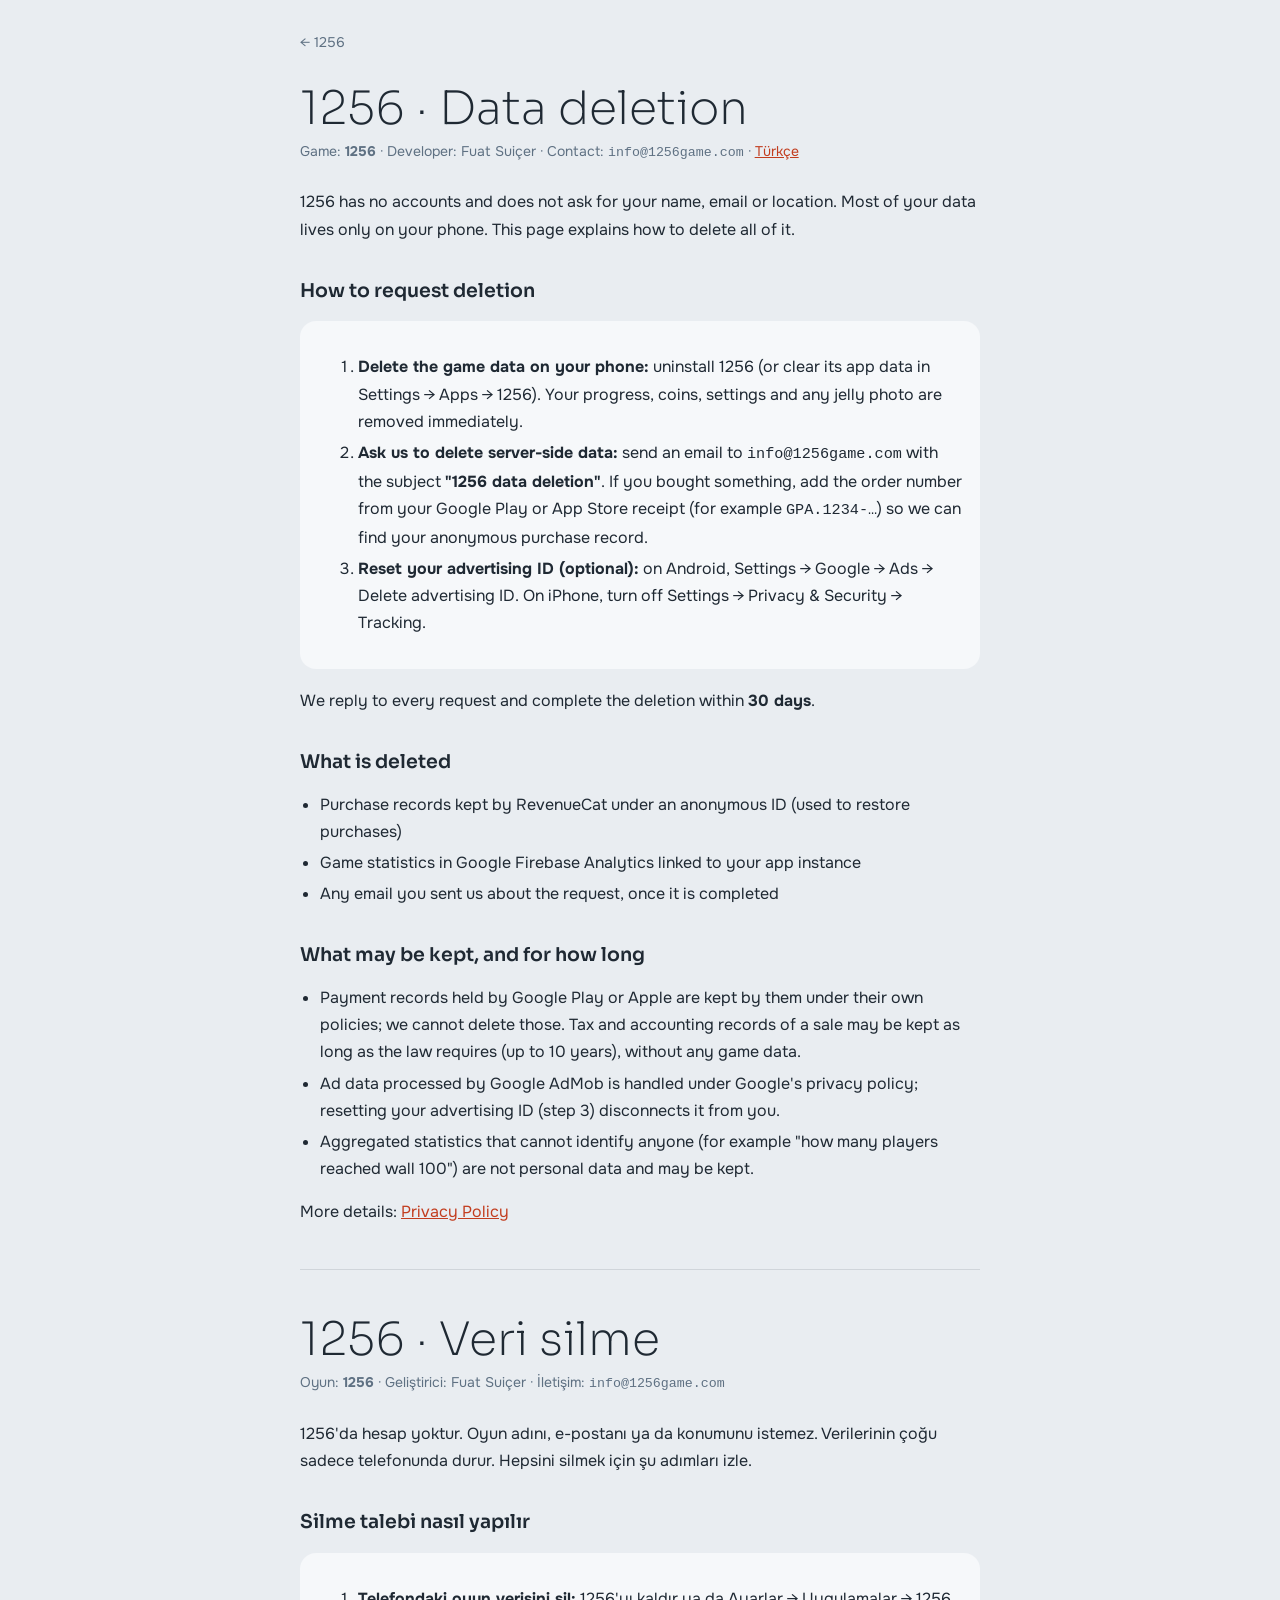
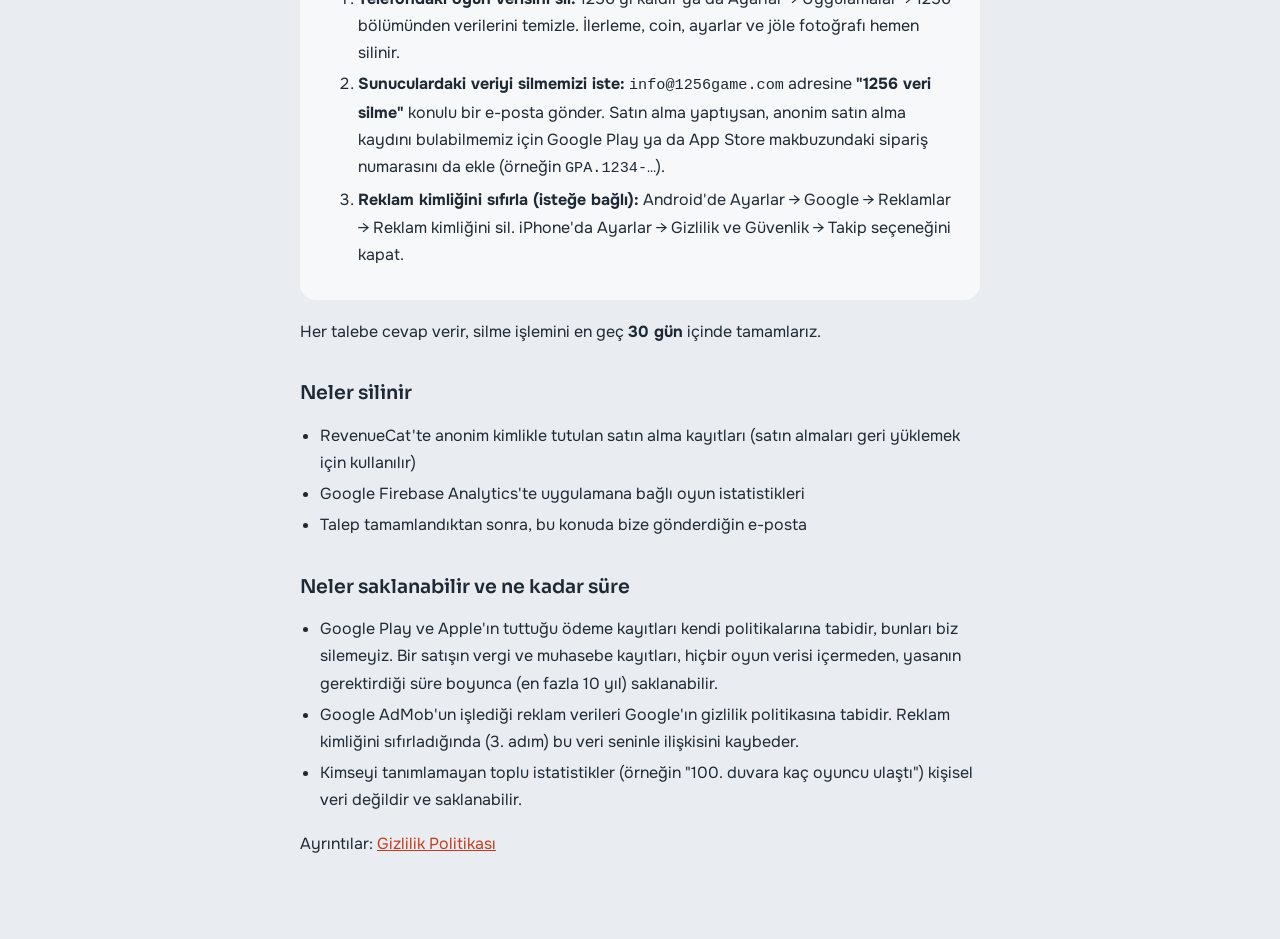
<file: data-deletion.html>
<!doctype html>
<html lang="en">
<head>
<meta charset="utf-8">
<meta name="viewport" content="width=device-width, initial-scale=1, viewport-fit=cover">
<title>Data Deletion · 1256</title>
<link rel="icon" href="favicon.png">
<link rel="stylesheet" href="https://fonts.googleapis.com/css2?family=Sora:wght@200;600&family=Onest:wght@400;500;600&display=swap">
<style>
:root{--bg:#e9edf1;--surface:#f6f8fa;--ink:#1f2933;--muted:#5f7183;--line:rgba(31,41,51,.12);--jelly:#c23d1f}
@media (prefers-color-scheme: dark){:root{--bg:#151a23;--surface:#1c2330;--ink:#e6ebf1;--muted:#8e9bab;--line:rgba(230,235,241,.12);--jelly:#ff9a7e;color-scheme:dark}}
*{box-sizing:border-box}
body{margin:0;background:var(--bg);color:var(--ink);font:16px/1.7 "Onest","Segoe UI",system-ui,sans-serif;-webkit-font-smoothing:antialiased}
.doc{max-width:720px;margin:0 auto;padding:28px max(20px,env(safe-area-inset-right,0px)) 72px max(20px,env(safe-area-inset-left,0px))}
.back{display:inline-flex;gap:8px;align-items:center;text-decoration:none;color:var(--muted);font-size:14px}
h1{font:200 clamp(32px,6vw,46px)/1.1 "Sora",system-ui,sans-serif;margin:28px 0 6px;text-wrap:balance}
h2{font:600 19px/1.3 "Sora",system-ui,sans-serif;margin:36px 0 8px}
h3{font-size:16px;margin:22px 0 4px}
p,li{color:var(--ink)} .meta{color:var(--muted);font-size:14px;margin:0 0 24px}
ul{padding-left:20px} li{margin:4px 0}
a{color:var(--jelly)}
.box{background:var(--surface);border-radius:16px;padding:16px 18px;margin:18px 0}
code{font-family:ui-monospace,Menlo,monospace;font-size:.95em;user-select:all}
hr{border:0;border-top:1px solid var(--line);margin:44px 0}
</style>
</head>
<body>
<main class="doc">
<a class="back" href="index.html">← 1256</a>
<h1>1256 · Data deletion</h1>
<p class="meta">Game: <b>1256</b> · Developer: Fuat Suiçer · Contact: <code>info@1256game.com</code> · <a href="#tr">Türkçe</a></p>

<p>1256 has no accounts and does not ask for your name, email or location. Most of your data lives only on your phone. This page explains how to delete all of it.</p>

<h2>How to request deletion</h2>
<div class="box"><ol>
<li><b>Delete the game data on your phone:</b> uninstall 1256 (or clear its app data in Settings → Apps → 1256). Your progress, coins, settings and any jelly photo are removed immediately.</li>
<li><b>Ask us to delete server-side data:</b> send an email to <code>info@1256game.com</code> with the subject <b>"1256 data deletion"</b>. If you bought something, add the order number from your Google Play or App Store receipt (for example <code>GPA.1234-…</code>) so we can find your anonymous purchase record.</li>
<li><b>Reset your advertising ID (optional):</b> on Android, Settings → Google → Ads → Delete advertising ID. On iPhone, turn off Settings → Privacy &amp; Security → Tracking.</li>
</ol></div>
<p>We reply to every request and complete the deletion within <b>30 days</b>.</p>

<h2>What is deleted</h2>
<ul>
<li>Purchase records kept by RevenueCat under an anonymous ID (used to restore purchases)</li>
<li>Game statistics in Google Firebase Analytics linked to your app instance</li>
<li>Any email you sent us about the request, once it is completed</li>
</ul>

<h2>What may be kept, and for how long</h2>
<ul>
<li>Payment records held by Google Play or Apple are kept by them under their own policies; we cannot delete those. Tax and accounting records of a sale may be kept as long as the law requires (up to 10 years), without any game data.</li>
<li>Ad data processed by Google AdMob is handled under Google's privacy policy; resetting your advertising ID (step 3) disconnects it from you.</li>
<li>Aggregated statistics that cannot identify anyone (for example "how many players reached wall 100") are not personal data and may be kept.</li>
</ul>
<p>More details: <a href="privacy.html">Privacy Policy</a></p>

<hr>

<section id="tr" lang="tr">
<h1>1256 · Veri silme</h1>
<p class="meta">Oyun: <b>1256</b> · Geliştirici: Fuat Suiçer · İletişim: <code>info@1256game.com</code></p>

<p>1256'da hesap yoktur. Oyun adını, e-postanı ya da konumunu istemez. Verilerinin çoğu sadece telefonunda durur. Hepsini silmek için şu adımları izle.</p>

<h2>Silme talebi nasıl yapılır</h2>
<div class="box"><ol>
<li><b>Telefondaki oyun verisini sil:</b> 1256'yı kaldır ya da Ayarlar → Uygulamalar → 1256 bölümünden verilerini temizle. İlerleme, coin, ayarlar ve jöle fotoğrafı hemen silinir.</li>
<li><b>Sunuculardaki veriyi silmemizi iste:</b> <code>info@1256game.com</code> adresine <b>"1256 veri silme"</b> konulu bir e-posta gönder. Satın alma yaptıysan, anonim satın alma kaydını bulabilmemiz için Google Play ya da App Store makbuzundaki sipariş numarasını da ekle (örneğin <code>GPA.1234-…</code>).</li>
<li><b>Reklam kimliğini sıfırla (isteğe bağlı):</b> Android'de Ayarlar → Google → Reklamlar → Reklam kimliğini sil. iPhone'da Ayarlar → Gizlilik ve Güvenlik → Takip seçeneğini kapat.</li>
</ol></div>
<p>Her talebe cevap verir, silme işlemini en geç <b>30 gün</b> içinde tamamlarız.</p>

<h2>Neler silinir</h2>
<ul>
<li>RevenueCat'te anonim kimlikle tutulan satın alma kayıtları (satın almaları geri yüklemek için kullanılır)</li>
<li>Google Firebase Analytics'te uygulamana bağlı oyun istatistikleri</li>
<li>Talep tamamlandıktan sonra, bu konuda bize gönderdiğin e-posta</li>
</ul>

<h2>Neler saklanabilir ve ne kadar süre</h2>
<ul>
<li>Google Play ve Apple'ın tuttuğu ödeme kayıtları kendi politikalarına tabidir, bunları biz silemeyiz. Bir satışın vergi ve muhasebe kayıtları, hiçbir oyun verisi içermeden, yasanın gerektirdiği süre boyunca (en fazla 10 yıl) saklanabilir.</li>
<li>Google AdMob'un işlediği reklam verileri Google'ın gizlilik politikasına tabidir. Reklam kimliğini sıfırladığında (3. adım) bu veri seninle ilişkisini kaybeder.</li>
<li>Kimseyi tanımlamayan toplu istatistikler (örneğin "100. duvara kaç oyuncu ulaştı") kişisel veri değildir ve saklanabilir.</li>
</ul>
<p>Ayrıntılar: <a href="gizlilik.html">Gizlilik Politikası</a></p>
</section>
</main>
</body>
</html>
</file>
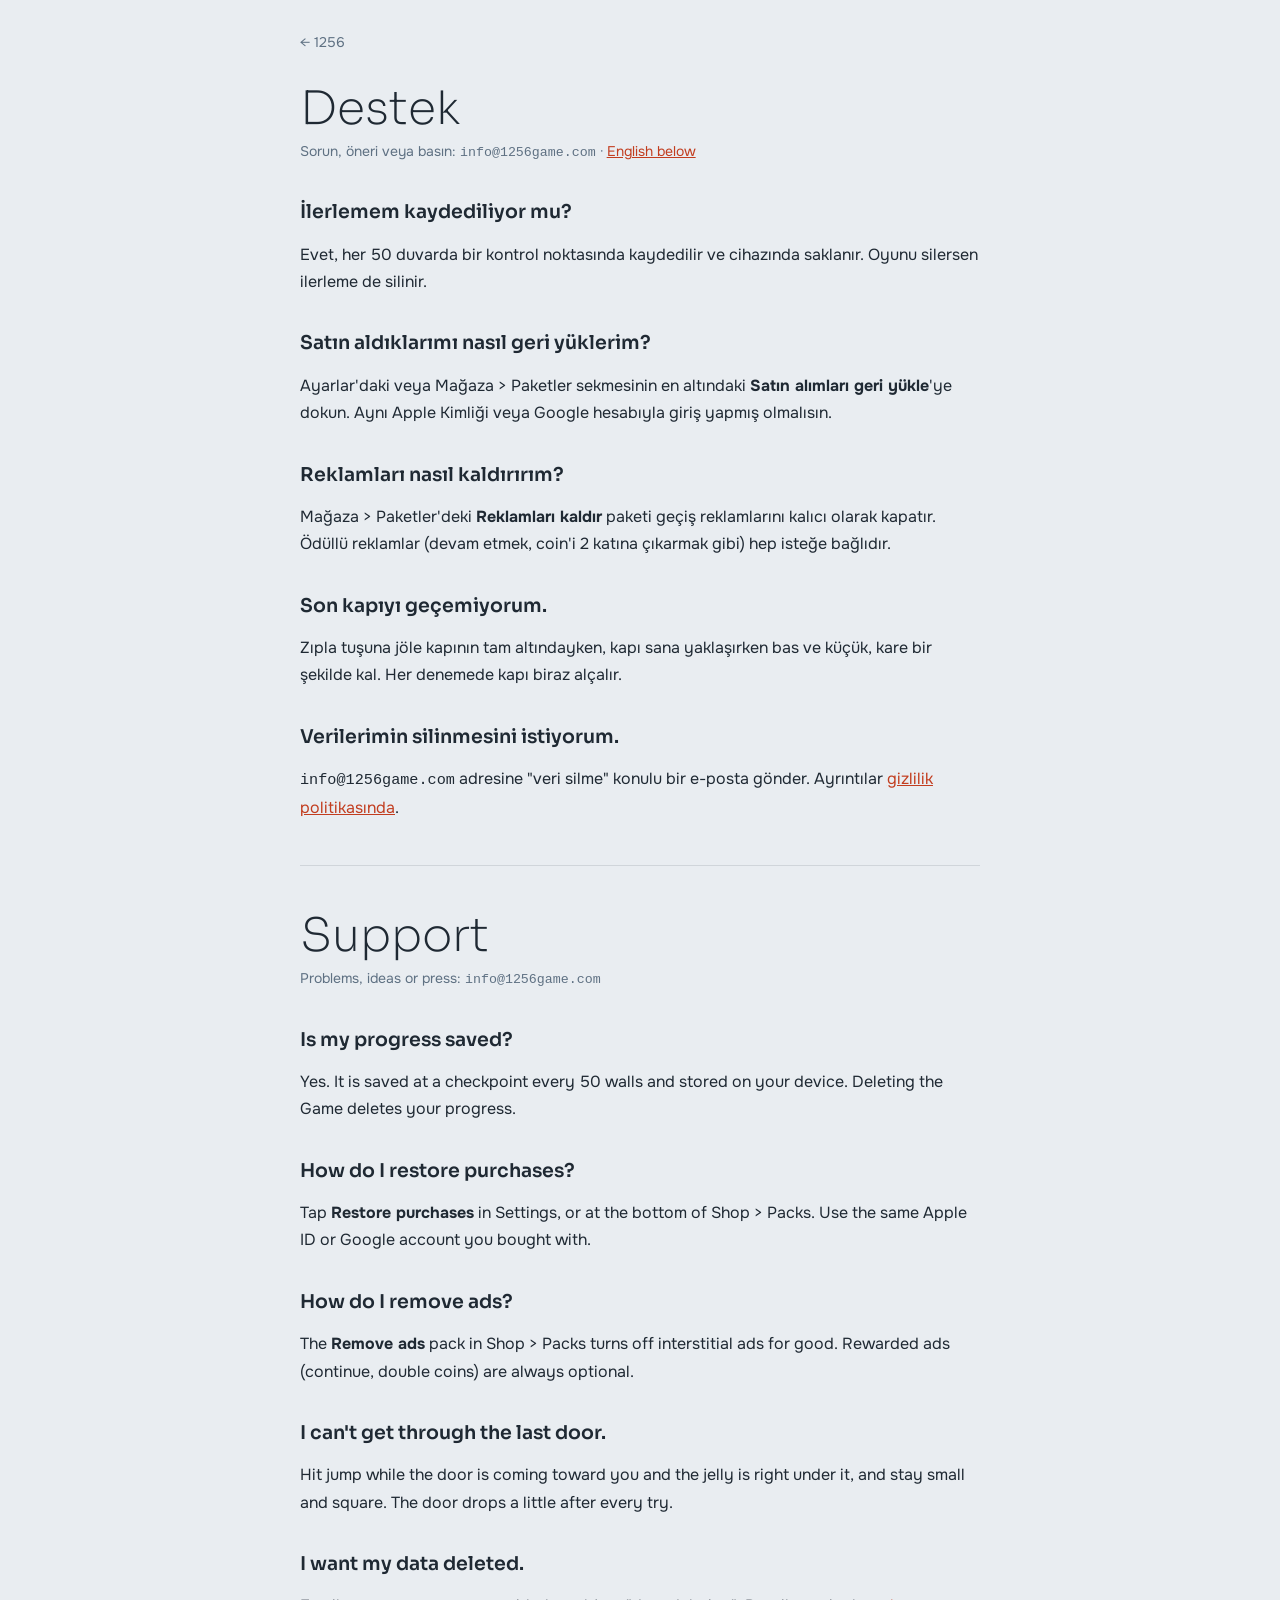
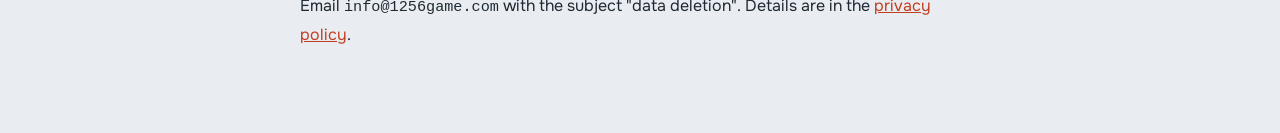
<file: destek.html>
<!doctype html>
<html lang="tr">
<head>
<meta charset="utf-8">
<meta name="viewport" content="width=device-width, initial-scale=1, viewport-fit=cover">
<title>Destek · 1256</title>
<link rel="icon" href="favicon.png">
<link rel="stylesheet" href="https://fonts.googleapis.com/css2?family=Sora:wght@200;600&family=Onest:wght@400;500;600&display=swap">
<style>
:root{--bg:#e9edf1;--surface:#f6f8fa;--ink:#1f2933;--muted:#5f7183;--line:rgba(31,41,51,.12);--jelly:#c23d1f}
@media (prefers-color-scheme: dark){:root{--bg:#151a23;--surface:#1c2330;--ink:#e6ebf1;--muted:#8e9bab;--line:rgba(230,235,241,.12);--jelly:#ff9a7e;color-scheme:dark}}
*{box-sizing:border-box}
body{margin:0;background:var(--bg);color:var(--ink);font:16px/1.7 "Onest","Segoe UI",system-ui,sans-serif;-webkit-font-smoothing:antialiased}
.doc{max-width:720px;margin:0 auto;padding:28px max(20px,env(safe-area-inset-right,0px)) 72px max(20px,env(safe-area-inset-left,0px))}
.back{display:inline-flex;gap:8px;align-items:center;text-decoration:none;color:var(--muted);font-size:14px}
h1{font:200 clamp(32px,6vw,46px)/1.1 "Sora",system-ui,sans-serif;margin:28px 0 6px;text-wrap:balance}
h2{font:600 19px/1.3 "Sora",system-ui,sans-serif;margin:36px 0 8px}
h3{font-size:16px;margin:22px 0 4px}
p,li{color:var(--ink)} .meta{color:var(--muted);font-size:14px;margin:0 0 24px}
ul{padding-left:20px} li{margin:4px 0}
a{color:var(--jelly)}
.box{background:var(--surface);border-radius:16px;padding:16px 18px;margin:18px 0}
code{font-family:ui-monospace,Menlo,monospace;font-size:.95em;user-select:all}
hr{border:0;border-top:1px solid var(--line);margin:44px 0}
</style>
</head>
<body>
<main class="doc">
<a class="back" href="index.html">← 1256</a>
<h1>Destek</h1>
<p class="meta">Sorun, öneri veya basın: <code>info@1256game.com</code> · <a href="#en">English below</a></p>

<h2>İlerlemem kaydediliyor mu?</h2>
<p>Evet, her 50 duvarda bir kontrol noktasında kaydedilir ve cihazında saklanır. Oyunu silersen ilerleme de silinir.</p>
<h2>Satın aldıklarımı nasıl geri yüklerim?</h2>
<p>Ayarlar'daki veya Mağaza > Paketler sekmesinin en altındaki <b>Satın alımları geri yükle</b>'ye dokun. Aynı Apple Kimliği veya Google hesabıyla giriş yapmış olmalısın.</p>
<h2>Reklamları nasıl kaldırırım?</h2>
<p>Mağaza > Paketler'deki <b>Reklamları kaldır</b> paketi geçiş reklamlarını kalıcı olarak kapatır. Ödüllü reklamlar (devam etmek, coin'i 2 katına çıkarmak gibi) hep isteğe bağlıdır.</p>
<h2>Son kapıyı geçemiyorum.</h2>
<p>Zıpla tuşuna jöle kapının tam altındayken, kapı sana yaklaşırken bas ve küçük, kare bir şekilde kal. Her denemede kapı biraz alçalır.</p>
<h2>Verilerimin silinmesini istiyorum.</h2>
<p><code>info@1256game.com</code> adresine "veri silme" konulu bir e-posta gönder. Ayrıntılar <a href="gizlilik.html">gizlilik politikasında</a>.</p>

<hr id="en">
<h1>Support</h1>
<p class="meta">Problems, ideas or press: <code>info@1256game.com</code></p>
<h2>Is my progress saved?</h2>
<p>Yes. It is saved at a checkpoint every 50 walls and stored on your device. Deleting the Game deletes your progress.</p>
<h2>How do I restore purchases?</h2>
<p>Tap <b>Restore purchases</b> in Settings, or at the bottom of Shop > Packs. Use the same Apple ID or Google account you bought with.</p>
<h2>How do I remove ads?</h2>
<p>The <b>Remove ads</b> pack in Shop > Packs turns off interstitial ads for good. Rewarded ads (continue, double coins) are always optional.</p>
<h2>I can't get through the last door.</h2>
<p>Hit jump while the door is coming toward you and the jelly is right under it, and stay small and square. The door drops a little after every try.</p>
<h2>I want my data deleted.</h2>
<p>Email <code>info@1256game.com</code> with the subject "data deletion". Details are in the <a href="privacy.html">privacy policy</a>.</p>
</main>
</body>
</html>
</file>
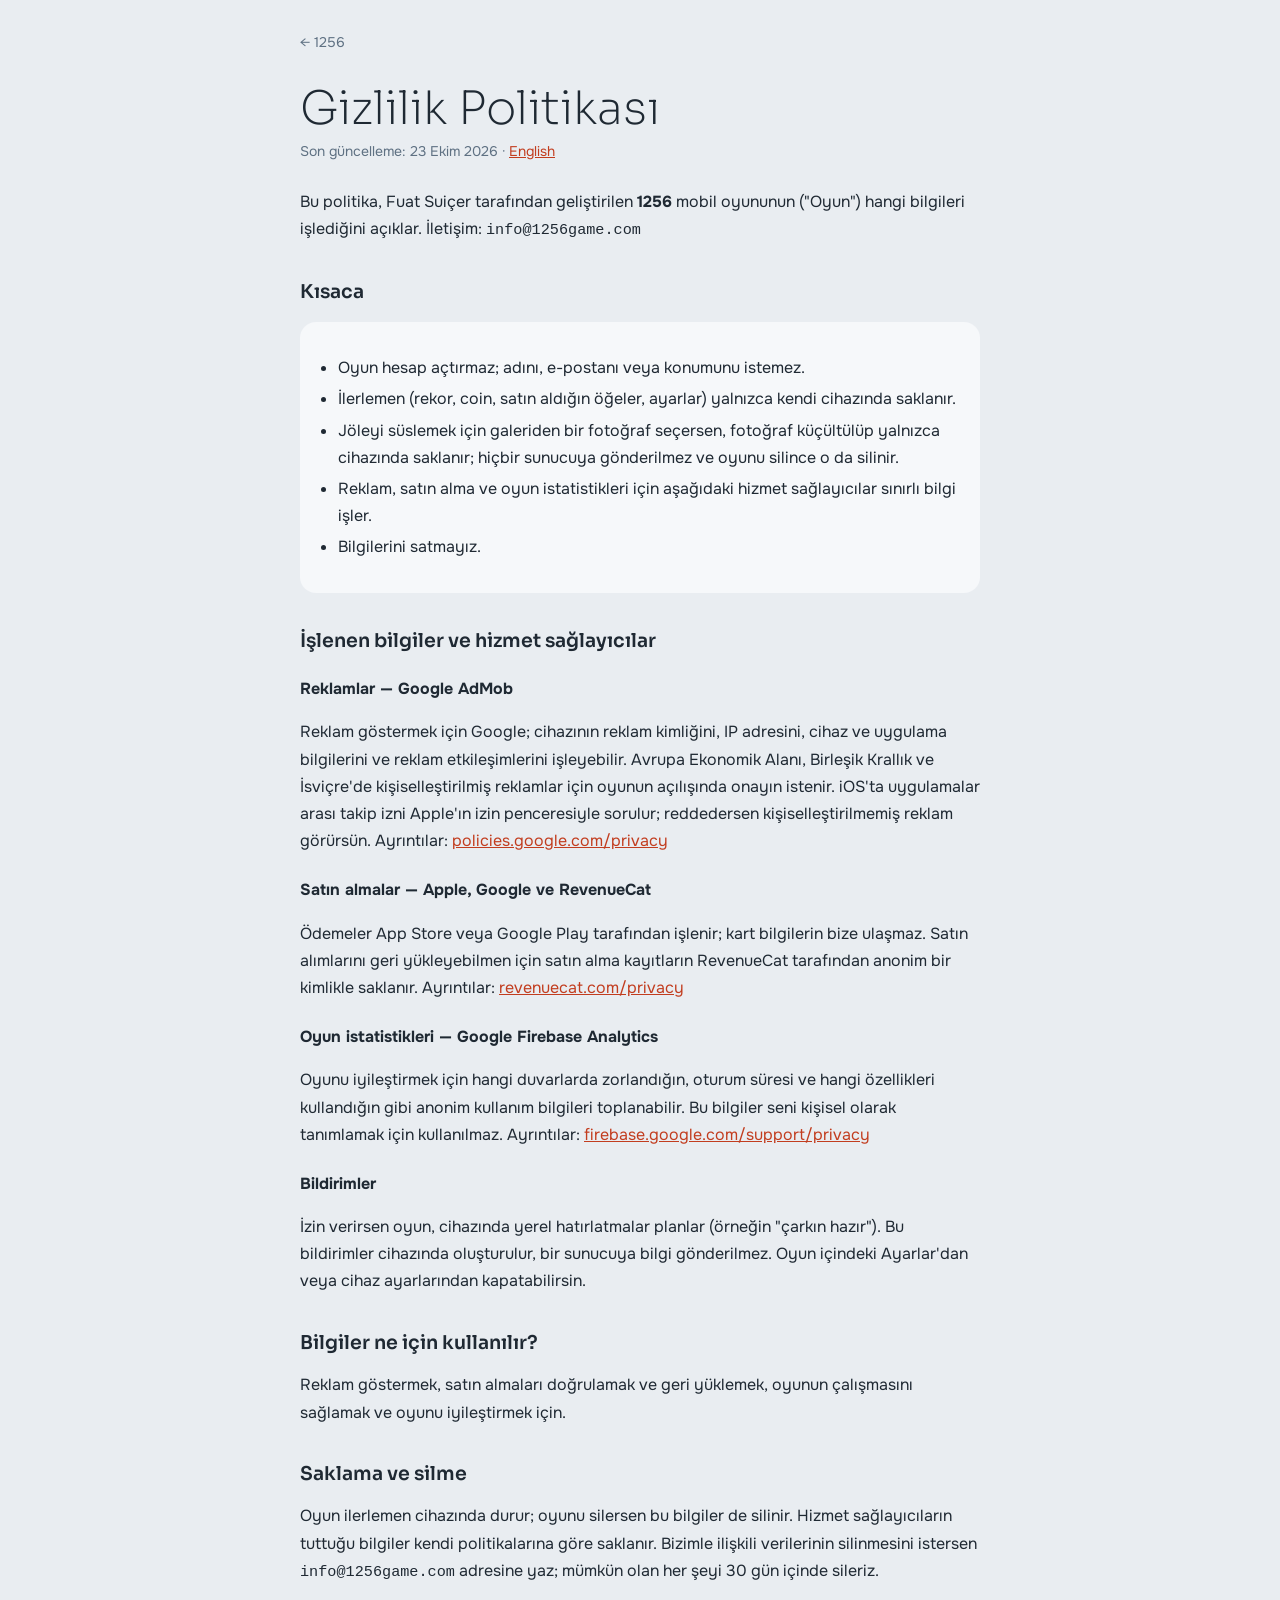
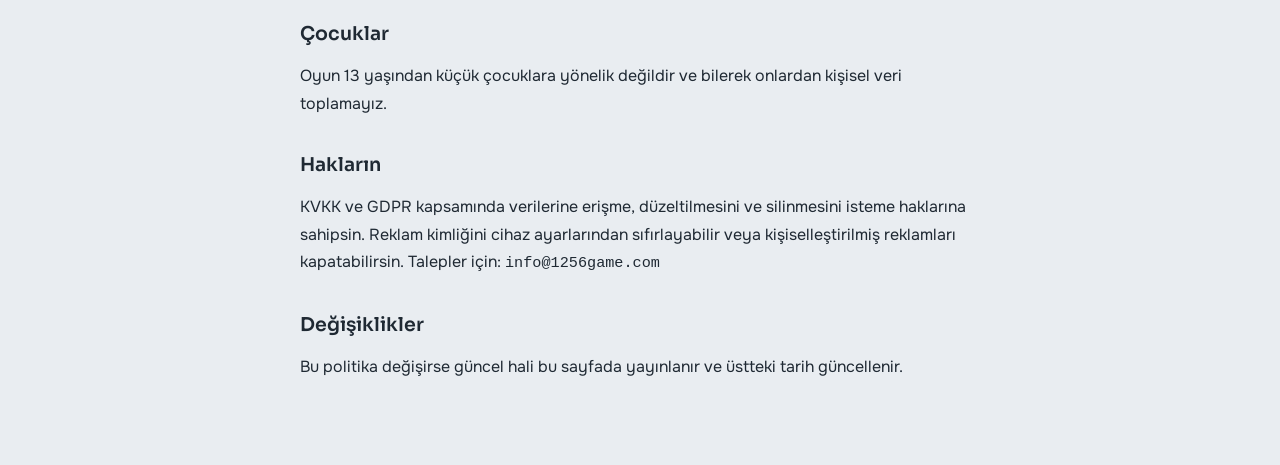
<file: gizlilik.html>
<!doctype html>
<html lang="tr">
<head>
<meta charset="utf-8">
<meta name="viewport" content="width=device-width, initial-scale=1, viewport-fit=cover">
<title>Gizlilik Politikası · 1256</title>
<link rel="icon" href="favicon.png">
<link rel="stylesheet" href="https://fonts.googleapis.com/css2?family=Sora:wght@200;600&family=Onest:wght@400;500;600&display=swap">
<style>
:root{--bg:#e9edf1;--surface:#f6f8fa;--ink:#1f2933;--muted:#5f7183;--line:rgba(31,41,51,.12);--jelly:#c23d1f}
@media (prefers-color-scheme: dark){:root{--bg:#151a23;--surface:#1c2330;--ink:#e6ebf1;--muted:#8e9bab;--line:rgba(230,235,241,.12);--jelly:#ff9a7e;color-scheme:dark}}
*{box-sizing:border-box}
body{margin:0;background:var(--bg);color:var(--ink);font:16px/1.7 "Onest","Segoe UI",system-ui,sans-serif;-webkit-font-smoothing:antialiased}
.doc{max-width:720px;margin:0 auto;padding:28px max(20px,env(safe-area-inset-right,0px)) 72px max(20px,env(safe-area-inset-left,0px))}
.back{display:inline-flex;gap:8px;align-items:center;text-decoration:none;color:var(--muted);font-size:14px}
h1{font:200 clamp(32px,6vw,46px)/1.1 "Sora",system-ui,sans-serif;margin:28px 0 6px;text-wrap:balance}
h2{font:600 19px/1.3 "Sora",system-ui,sans-serif;margin:36px 0 8px}
h3{font-size:16px;margin:22px 0 4px}
p,li{color:var(--ink)} .meta{color:var(--muted);font-size:14px;margin:0 0 24px}
ul{padding-left:20px} li{margin:4px 0}
a{color:var(--jelly)}
.box{background:var(--surface);border-radius:16px;padding:16px 18px;margin:18px 0}
code{font-family:ui-monospace,Menlo,monospace;font-size:.95em;user-select:all}
hr{border:0;border-top:1px solid var(--line);margin:44px 0}
</style>
</head>
<body>
<main class="doc">
<a class="back" href="index.html">← 1256</a>
<h1>Gizlilik Politikası</h1>
<p class="meta">Son güncelleme: 23 Ekim 2026 · <a href="privacy.html">English</a></p>
<p>Bu politika, Fuat Suiçer tarafından geliştirilen <b>1256</b> mobil oyununun ("Oyun") hangi bilgileri işlediğini açıklar. İletişim: <code>info@1256game.com</code></p>

<h2>Kısaca</h2>
<div class="box"><ul>
<li>Oyun hesap açtırmaz; adını, e-postanı veya konumunu istemez.</li>
<li>İlerlemen (rekor, coin, satın aldığın öğeler, ayarlar) yalnızca kendi cihazında saklanır.</li>
<li>Jöleyi süslemek için galeriden bir fotoğraf seçersen, fotoğraf küçültülüp yalnızca cihazında saklanır; hiçbir sunucuya gönderilmez ve oyunu silince o da silinir.</li>
<li>Reklam, satın alma ve oyun istatistikleri için aşağıdaki hizmet sağlayıcılar sınırlı bilgi işler.</li>
<li>Bilgilerini satmayız.</li>
</ul></div>

<h2>İşlenen bilgiler ve hizmet sağlayıcılar</h2>
<h3>Reklamlar — Google AdMob</h3>
<p>Reklam göstermek için Google; cihazının reklam kimliğini, IP adresini, cihaz ve uygulama bilgilerini ve reklam etkileşimlerini işleyebilir. Avrupa Ekonomik Alanı, Birleşik Krallık ve İsviçre'de kişiselleştirilmiş reklamlar için oyunun açılışında onayın istenir. iOS'ta uygulamalar arası takip izni Apple'ın izin penceresiyle sorulur; reddedersen kişiselleştirilmemiş reklam görürsün. Ayrıntılar: <a href="https://policies.google.com/privacy" rel="noopener">policies.google.com/privacy</a></p>
<h3>Satın almalar — Apple, Google ve RevenueCat</h3>
<p>Ödemeler App Store veya Google Play tarafından işlenir; kart bilgilerin bize ulaşmaz. Satın alımlarını geri yükleyebilmen için satın alma kayıtların RevenueCat tarafından anonim bir kimlikle saklanır. Ayrıntılar: <a href="https://www.revenuecat.com/privacy" rel="noopener">revenuecat.com/privacy</a></p>
<h3>Oyun istatistikleri — Google Firebase Analytics</h3>
<p>Oyunu iyileştirmek için hangi duvarlarda zorlandığın, oturum süresi ve hangi özellikleri kullandığın gibi anonim kullanım bilgileri toplanabilir. Bu bilgiler seni kişisel olarak tanımlamak için kullanılmaz. Ayrıntılar: <a href="https://firebase.google.com/support/privacy" rel="noopener">firebase.google.com/support/privacy</a></p>
<h3>Bildirimler</h3>
<p>İzin verirsen oyun, cihazında yerel hatırlatmalar planlar (örneğin "çarkın hazır"). Bu bildirimler cihazında oluşturulur, bir sunucuya bilgi gönderilmez. Oyun içindeki Ayarlar'dan veya cihaz ayarlarından kapatabilirsin.</p>

<h2>Bilgiler ne için kullanılır?</h2>
<p>Reklam göstermek, satın almaları doğrulamak ve geri yüklemek, oyunun çalışmasını sağlamak ve oyunu iyileştirmek için.</p>

<h2>Saklama ve silme</h2>
<p>Oyun ilerlemen cihazında durur; oyunu silersen bu bilgiler de silinir. Hizmet sağlayıcıların tuttuğu bilgiler kendi politikalarına göre saklanır. Bizimle ilişkili verilerinin silinmesini istersen <code>info@1256game.com</code> adresine yaz; mümkün olan her şeyi 30 gün içinde sileriz.</p>

<h2>Çocuklar</h2>
<p>Oyun 13 yaşından küçük çocuklara yönelik değildir ve bilerek onlardan kişisel veri toplamayız.</p>

<h2>Hakların</h2>
<p>KVKK ve GDPR kapsamında verilerine erişme, düzeltilmesini ve silinmesini isteme haklarına sahipsin. Reklam kimliğini cihaz ayarlarından sıfırlayabilir veya kişiselleştirilmiş reklamları kapatabilirsin. Talepler için: <code>info@1256game.com</code></p>

<h2>Değişiklikler</h2>
<p>Bu politika değişirse güncel hali bu sayfada yayınlanır ve üstteki tarih güncellenir.</p>
</main>
</body>
</html>
</file>
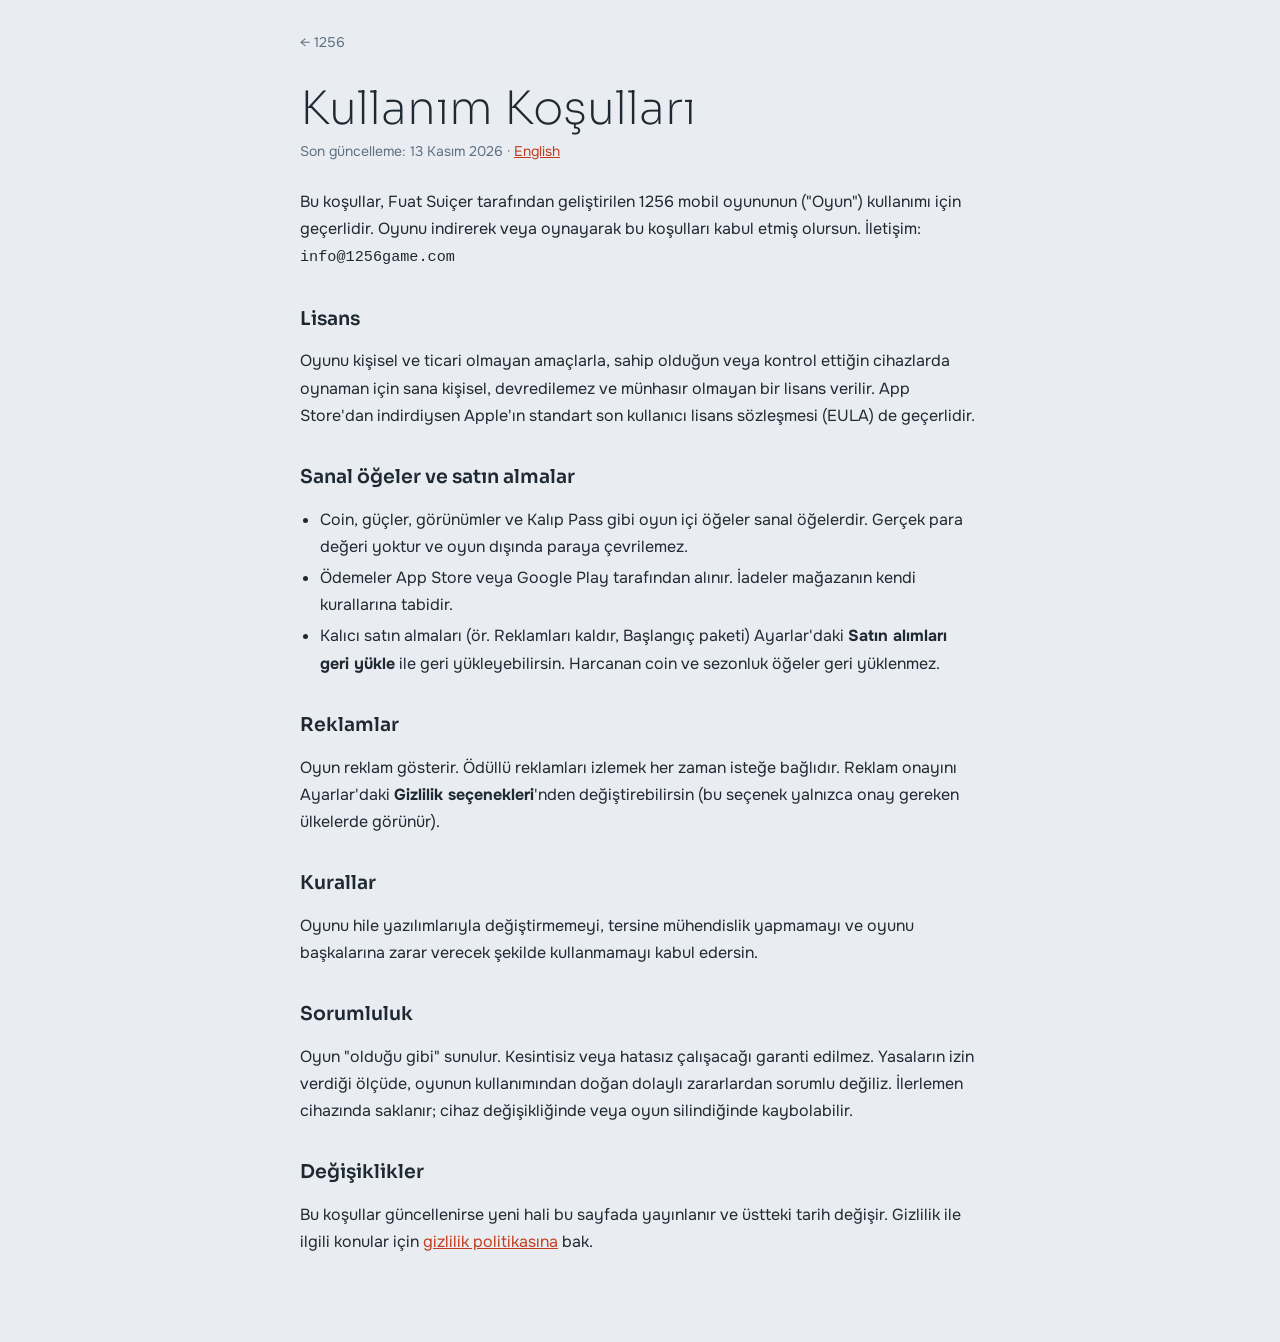
<file: kosullar.html>
<!doctype html>
<html lang="tr">
<head>
<meta charset="utf-8">
<meta name="viewport" content="width=device-width, initial-scale=1, viewport-fit=cover">
<title>Kullanım Koşulları · 1256</title>
<link rel="icon" href="favicon.png">
<link rel="stylesheet" href="https://fonts.googleapis.com/css2?family=Sora:wght@200;600&family=Onest:wght@400;500;600&display=swap">
<style>
:root{--bg:#e9edf1;--surface:#f6f8fa;--ink:#1f2933;--muted:#5f7183;--line:rgba(31,41,51,.12);--jelly:#c23d1f}
@media (prefers-color-scheme: dark){:root{--bg:#151a23;--surface:#1c2330;--ink:#e6ebf1;--muted:#8e9bab;--line:rgba(230,235,241,.12);--jelly:#ff9a7e;color-scheme:dark}}
*{box-sizing:border-box}
body{margin:0;background:var(--bg);color:var(--ink);font:16px/1.7 "Onest","Segoe UI",system-ui,sans-serif;-webkit-font-smoothing:antialiased}
.doc{max-width:720px;margin:0 auto;padding:28px max(20px,env(safe-area-inset-right,0px)) 72px max(20px,env(safe-area-inset-left,0px))}
.back{display:inline-flex;gap:8px;align-items:center;text-decoration:none;color:var(--muted);font-size:14px}
h1{font:200 clamp(32px,6vw,46px)/1.1 "Sora",system-ui,sans-serif;margin:28px 0 6px;text-wrap:balance}
h2{font:600 19px/1.3 "Sora",system-ui,sans-serif;margin:36px 0 8px}
h3{font-size:16px;margin:22px 0 4px}
p,li{color:var(--ink)} .meta{color:var(--muted);font-size:14px;margin:0 0 24px}
ul{padding-left:20px} li{margin:4px 0}
a{color:var(--jelly)}
.box{background:var(--surface);border-radius:16px;padding:16px 18px;margin:18px 0}
code{font-family:ui-monospace,Menlo,monospace;font-size:.95em;user-select:all}
hr{border:0;border-top:1px solid var(--line);margin:44px 0}
</style>
</head>
<body>
<main class="doc">
<a class="back" href="index.html">← 1256</a>
<h1>Kullanım Koşulları</h1>
<p class="meta">Son güncelleme: 13 Kasım 2026 · <a href="terms.html">English</a></p>
<p>Bu koşullar, Fuat Suiçer tarafından geliştirilen 1256 mobil oyununun ("Oyun") kullanımı için geçerlidir. Oyunu indirerek veya oynayarak bu koşulları kabul etmiş olursun. İletişim: <code>info@1256game.com</code></p>
<h2>Lisans</h2>
<p>Oyunu kişisel ve ticari olmayan amaçlarla, sahip olduğun veya kontrol ettiğin cihazlarda oynaman için sana kişisel, devredilemez ve münhasır olmayan bir lisans verilir. App Store'dan indirdiysen Apple'ın standart son kullanıcı lisans sözleşmesi (EULA) de geçerlidir.</p>
<h2>Sanal öğeler ve satın almalar</h2>
<ul><li>Coin, güçler, görünümler ve Kalıp Pass gibi oyun içi öğeler sanal öğelerdir. Gerçek para değeri yoktur ve oyun dışında paraya çevrilemez.</li>
<li>Ödemeler App Store veya Google Play tarafından alınır. İadeler mağazanın kendi kurallarına tabidir.</li>
<li>Kalıcı satın almaları (ör. Reklamları kaldır, Başlangıç paketi) Ayarlar'daki <b>Satın alımları geri yükle</b> ile geri yükleyebilirsin. Harcanan coin ve sezonluk öğeler geri yüklenmez.</li></ul>
<h2>Reklamlar</h2>
<p>Oyun reklam gösterir. Ödüllü reklamları izlemek her zaman isteğe bağlıdır. Reklam onayını Ayarlar'daki <b>Gizlilik seçenekleri</b>'nden değiştirebilirsin (bu seçenek yalnızca onay gereken ülkelerde görünür).</p>
<h2>Kurallar</h2>
<p>Oyunu hile yazılımlarıyla değiştirmemeyi, tersine mühendislik yapmamayı ve oyunu başkalarına zarar verecek şekilde kullanmamayı kabul edersin.</p>
<h2>Sorumluluk</h2>
<p>Oyun "olduğu gibi" sunulur. Kesintisiz veya hatasız çalışacağı garanti edilmez. Yasaların izin verdiği ölçüde, oyunun kullanımından doğan dolaylı zararlardan sorumlu değiliz. İlerlemen cihazında saklanır; cihaz değişikliğinde veya oyun silindiğinde kaybolabilir.</p>
<h2>Değişiklikler</h2>
<p>Bu koşullar güncellenirse yeni hali bu sayfada yayınlanır ve üstteki tarih değişir. Gizlilik ile ilgili konular için <a href="gizlilik.html">gizlilik politikasına</a> bak.</p>
</main>
</body>
</html>
</file>
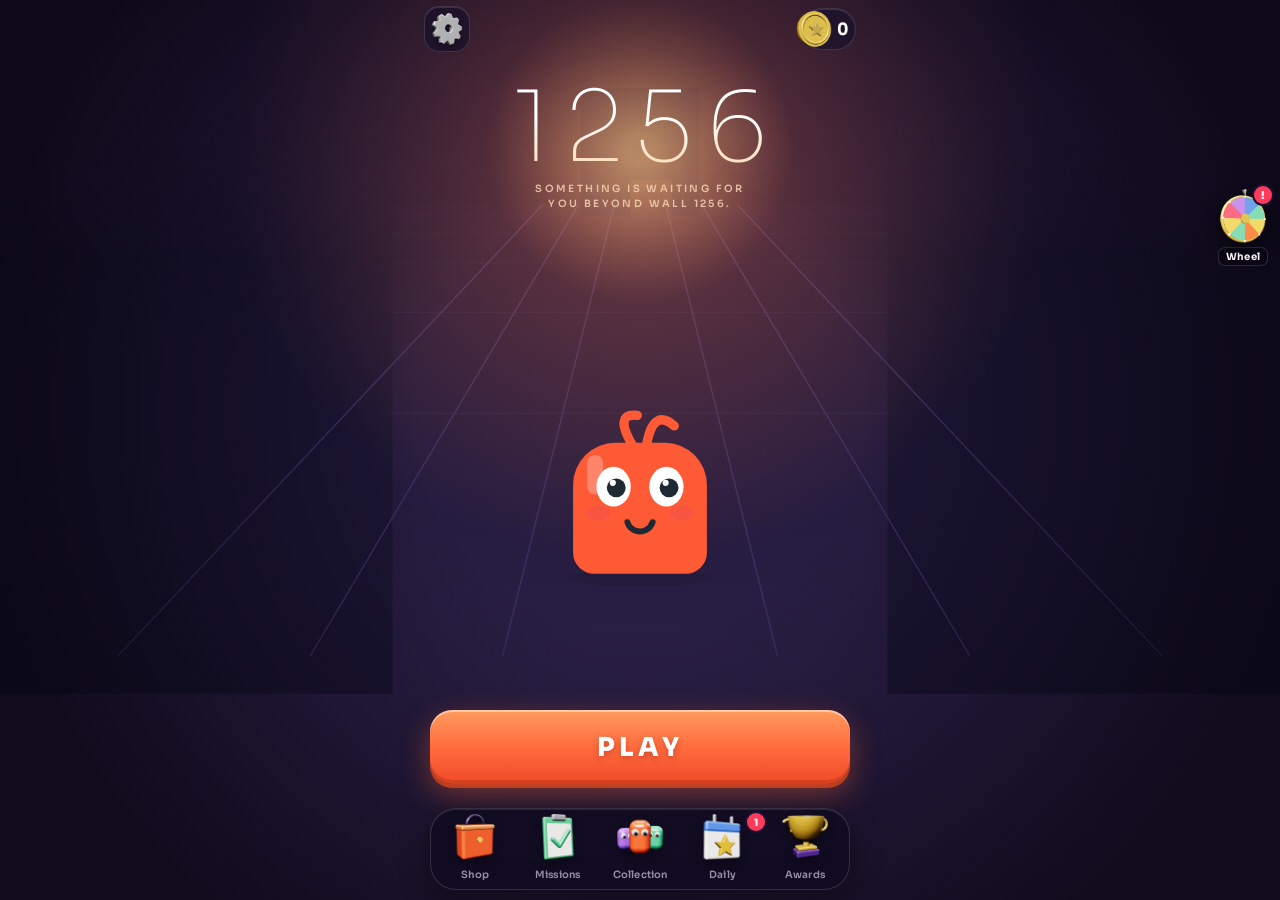
<file: play.html>
<!doctype html>
<html lang="tr"><head><meta charset="utf-8"><meta name="viewport" content="width=device-width,initial-scale=1"><title>1256 demo</title>
<script>location.replace('demo/' + location.search);</script>
<meta http-equiv="refresh" content="0; url=demo/"></head><body style="background:#1b1530"></body></html>
</file>
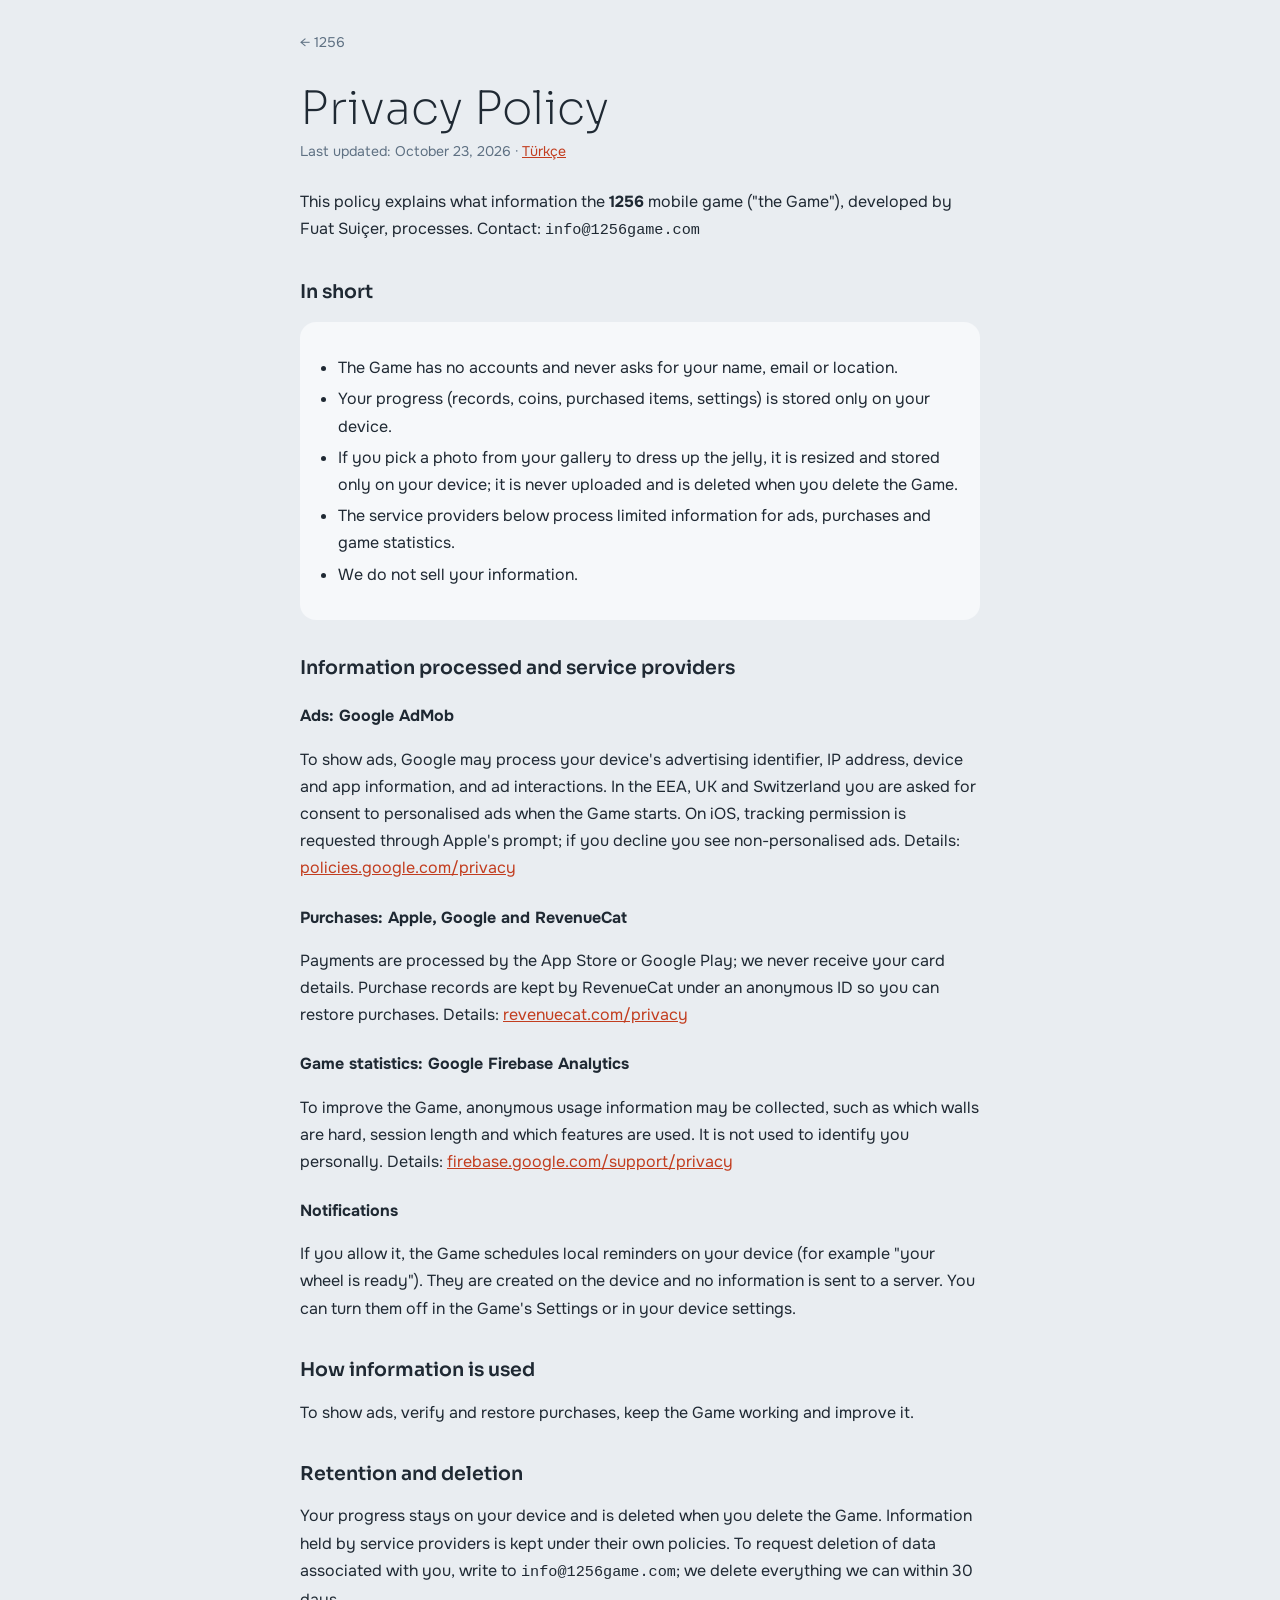
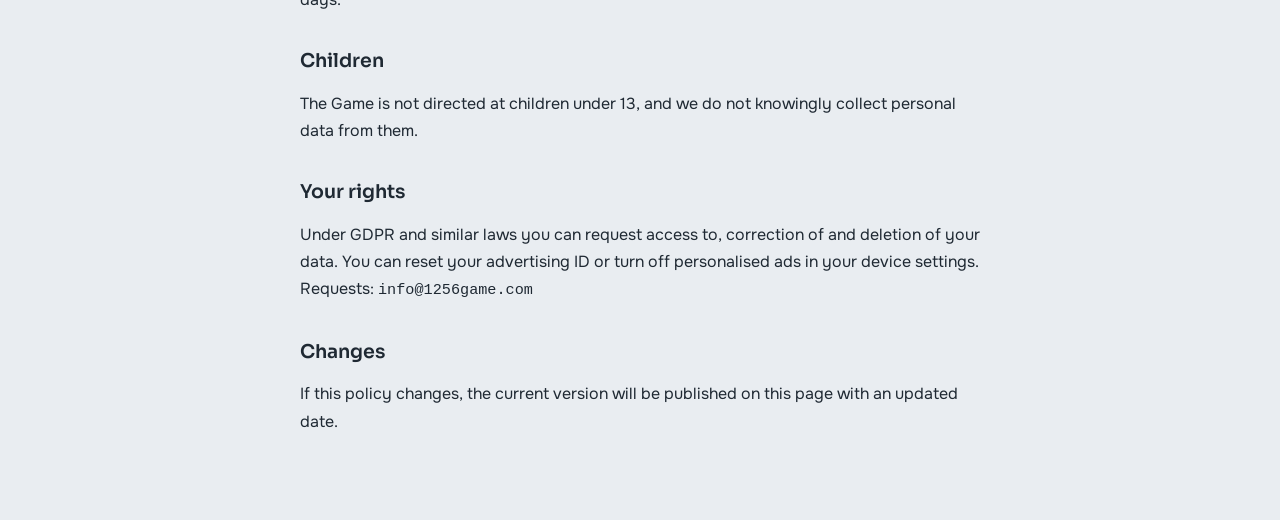
<file: privacy.html>
<!doctype html>
<html lang="en">
<head>
<meta charset="utf-8">
<meta name="viewport" content="width=device-width, initial-scale=1, viewport-fit=cover">
<title>Privacy Policy · 1256</title>
<link rel="icon" href="favicon.png">
<link rel="stylesheet" href="https://fonts.googleapis.com/css2?family=Sora:wght@200;600&family=Onest:wght@400;500;600&display=swap">
<style>
:root{--bg:#e9edf1;--surface:#f6f8fa;--ink:#1f2933;--muted:#5f7183;--line:rgba(31,41,51,.12);--jelly:#c23d1f}
@media (prefers-color-scheme: dark){:root{--bg:#151a23;--surface:#1c2330;--ink:#e6ebf1;--muted:#8e9bab;--line:rgba(230,235,241,.12);--jelly:#ff9a7e;color-scheme:dark}}
*{box-sizing:border-box}
body{margin:0;background:var(--bg);color:var(--ink);font:16px/1.7 "Onest","Segoe UI",system-ui,sans-serif;-webkit-font-smoothing:antialiased}
.doc{max-width:720px;margin:0 auto;padding:28px max(20px,env(safe-area-inset-right,0px)) 72px max(20px,env(safe-area-inset-left,0px))}
.back{display:inline-flex;gap:8px;align-items:center;text-decoration:none;color:var(--muted);font-size:14px}
h1{font:200 clamp(32px,6vw,46px)/1.1 "Sora",system-ui,sans-serif;margin:28px 0 6px;text-wrap:balance}
h2{font:600 19px/1.3 "Sora",system-ui,sans-serif;margin:36px 0 8px}
h3{font-size:16px;margin:22px 0 4px}
p,li{color:var(--ink)} .meta{color:var(--muted);font-size:14px;margin:0 0 24px}
ul{padding-left:20px} li{margin:4px 0}
a{color:var(--jelly)}
.box{background:var(--surface);border-radius:16px;padding:16px 18px;margin:18px 0}
code{font-family:ui-monospace,Menlo,monospace;font-size:.95em;user-select:all}
hr{border:0;border-top:1px solid var(--line);margin:44px 0}
</style>
</head>
<body>
<main class="doc">
<a class="back" href="index.html">← 1256</a>
<h1>Privacy Policy</h1>
<p class="meta">Last updated: October 23, 2026 · <a href="gizlilik.html">Türkçe</a></p>
<p>This policy explains what information the <b>1256</b> mobile game ("the Game"), developed by Fuat Suiçer, processes. Contact: <code>info@1256game.com</code></p>

<h2>In short</h2>
<div class="box"><ul>
<li>The Game has no accounts and never asks for your name, email or location.</li>
<li>Your progress (records, coins, purchased items, settings) is stored only on your device.</li>
<li>If you pick a photo from your gallery to dress up the jelly, it is resized and stored only on your device; it is never uploaded and is deleted when you delete the Game.</li>
<li>The service providers below process limited information for ads, purchases and game statistics.</li>
<li>We do not sell your information.</li>
</ul></div>

<h2>Information processed and service providers</h2>
<h3>Ads: Google AdMob</h3>
<p>To show ads, Google may process your device's advertising identifier, IP address, device and app information, and ad interactions. In the EEA, UK and Switzerland you are asked for consent to personalised ads when the Game starts. On iOS, tracking permission is requested through Apple's prompt; if you decline you see non-personalised ads. Details: <a href="https://policies.google.com/privacy" rel="noopener">policies.google.com/privacy</a></p>
<h3>Purchases: Apple, Google and RevenueCat</h3>
<p>Payments are processed by the App Store or Google Play; we never receive your card details. Purchase records are kept by RevenueCat under an anonymous ID so you can restore purchases. Details: <a href="https://www.revenuecat.com/privacy" rel="noopener">revenuecat.com/privacy</a></p>
<h3>Game statistics: Google Firebase Analytics</h3>
<p>To improve the Game, anonymous usage information may be collected, such as which walls are hard, session length and which features are used. It is not used to identify you personally. Details: <a href="https://firebase.google.com/support/privacy" rel="noopener">firebase.google.com/support/privacy</a></p>
<h3>Notifications</h3>
<p>If you allow it, the Game schedules local reminders on your device (for example "your wheel is ready"). They are created on the device and no information is sent to a server. You can turn them off in the Game's Settings or in your device settings.</p>

<h2>How information is used</h2>
<p>To show ads, verify and restore purchases, keep the Game working and improve it.</p>

<h2>Retention and deletion</h2>
<p>Your progress stays on your device and is deleted when you delete the Game. Information held by service providers is kept under their own policies. To request deletion of data associated with you, write to <code>info@1256game.com</code>; we delete everything we can within 30 days.</p>

<h2>Children</h2>
<p>The Game is not directed at children under 13, and we do not knowingly collect personal data from them.</p>

<h2>Your rights</h2>
<p>Under GDPR and similar laws you can request access to, correction of and deletion of your data. You can reset your advertising ID or turn off personalised ads in your device settings. Requests: <code>info@1256game.com</code></p>

<h2>Changes</h2>
<p>If this policy changes, the current version will be published on this page with an updated date.</p>
</main>
</body>
</html>
</file>
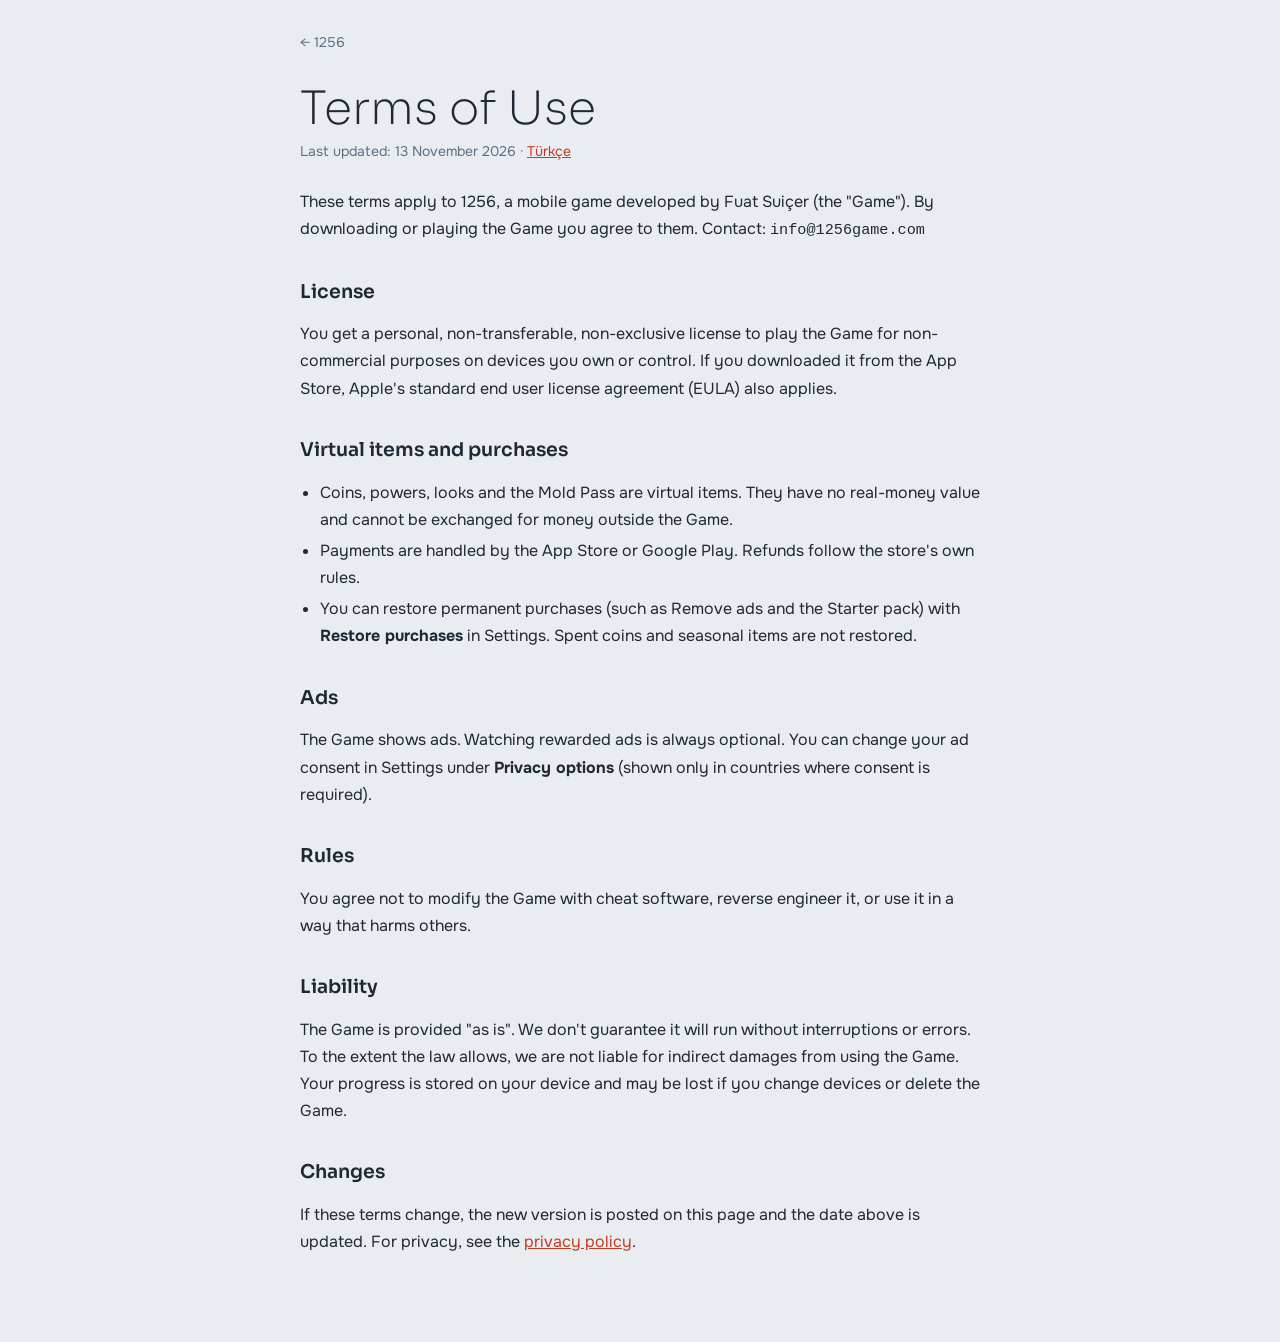
<file: terms.html>
<!doctype html>
<html lang="en">
<head>
<meta charset="utf-8">
<meta name="viewport" content="width=device-width, initial-scale=1, viewport-fit=cover">
<title>Terms of Use · 1256</title>
<link rel="icon" href="favicon.png">
<link rel="stylesheet" href="https://fonts.googleapis.com/css2?family=Sora:wght@200;600&family=Onest:wght@400;500;600&display=swap">
<style>
:root{--bg:#e9edf1;--surface:#f6f8fa;--ink:#1f2933;--muted:#5f7183;--line:rgba(31,41,51,.12);--jelly:#c23d1f}
@media (prefers-color-scheme: dark){:root{--bg:#151a23;--surface:#1c2330;--ink:#e6ebf1;--muted:#8e9bab;--line:rgba(230,235,241,.12);--jelly:#ff9a7e;color-scheme:dark}}
*{box-sizing:border-box}
body{margin:0;background:var(--bg);color:var(--ink);font:16px/1.7 "Onest","Segoe UI",system-ui,sans-serif;-webkit-font-smoothing:antialiased}
.doc{max-width:720px;margin:0 auto;padding:28px max(20px,env(safe-area-inset-right,0px)) 72px max(20px,env(safe-area-inset-left,0px))}
.back{display:inline-flex;gap:8px;align-items:center;text-decoration:none;color:var(--muted);font-size:14px}
h1{font:200 clamp(32px,6vw,46px)/1.1 "Sora",system-ui,sans-serif;margin:28px 0 6px;text-wrap:balance}
h2{font:600 19px/1.3 "Sora",system-ui,sans-serif;margin:36px 0 8px}
h3{font-size:16px;margin:22px 0 4px}
p,li{color:var(--ink)} .meta{color:var(--muted);font-size:14px;margin:0 0 24px}
ul{padding-left:20px} li{margin:4px 0}
a{color:var(--jelly)}
.box{background:var(--surface);border-radius:16px;padding:16px 18px;margin:18px 0}
code{font-family:ui-monospace,Menlo,monospace;font-size:.95em;user-select:all}
hr{border:0;border-top:1px solid var(--line);margin:44px 0}
</style>
</head>
<body>
<main class="doc">
<a class="back" href="index.html">← 1256</a>
<h1>Terms of Use</h1>
<p class="meta">Last updated: 13 November 2026 · <a href="kosullar.html">Türkçe</a></p>
<p>These terms apply to 1256, a mobile game developed by Fuat Suiçer (the "Game"). By downloading or playing the Game you agree to them. Contact: <code>info@1256game.com</code></p>
<h2>License</h2>
<p>You get a personal, non-transferable, non-exclusive license to play the Game for non-commercial purposes on devices you own or control. If you downloaded it from the App Store, Apple's standard end user license agreement (EULA) also applies.</p>
<h2>Virtual items and purchases</h2>
<ul><li>Coins, powers, looks and the Mold Pass are virtual items. They have no real-money value and cannot be exchanged for money outside the Game.</li>
<li>Payments are handled by the App Store or Google Play. Refunds follow the store's own rules.</li>
<li>You can restore permanent purchases (such as Remove ads and the Starter pack) with <b>Restore purchases</b> in Settings. Spent coins and seasonal items are not restored.</li></ul>
<h2>Ads</h2>
<p>The Game shows ads. Watching rewarded ads is always optional. You can change your ad consent in Settings under <b>Privacy options</b> (shown only in countries where consent is required).</p>
<h2>Rules</h2>
<p>You agree not to modify the Game with cheat software, reverse engineer it, or use it in a way that harms others.</p>
<h2>Liability</h2>
<p>The Game is provided "as is". We don't guarantee it will run without interruptions or errors. To the extent the law allows, we are not liable for indirect damages from using the Game. Your progress is stored on your device and may be lost if you change devices or delete the Game.</p>
<h2>Changes</h2>
<p>If these terms change, the new version is posted on this page and the date above is updated. For privacy, see the <a href="privacy.html">privacy policy</a>.</p>
</main>
</body>
</html>
</file>
